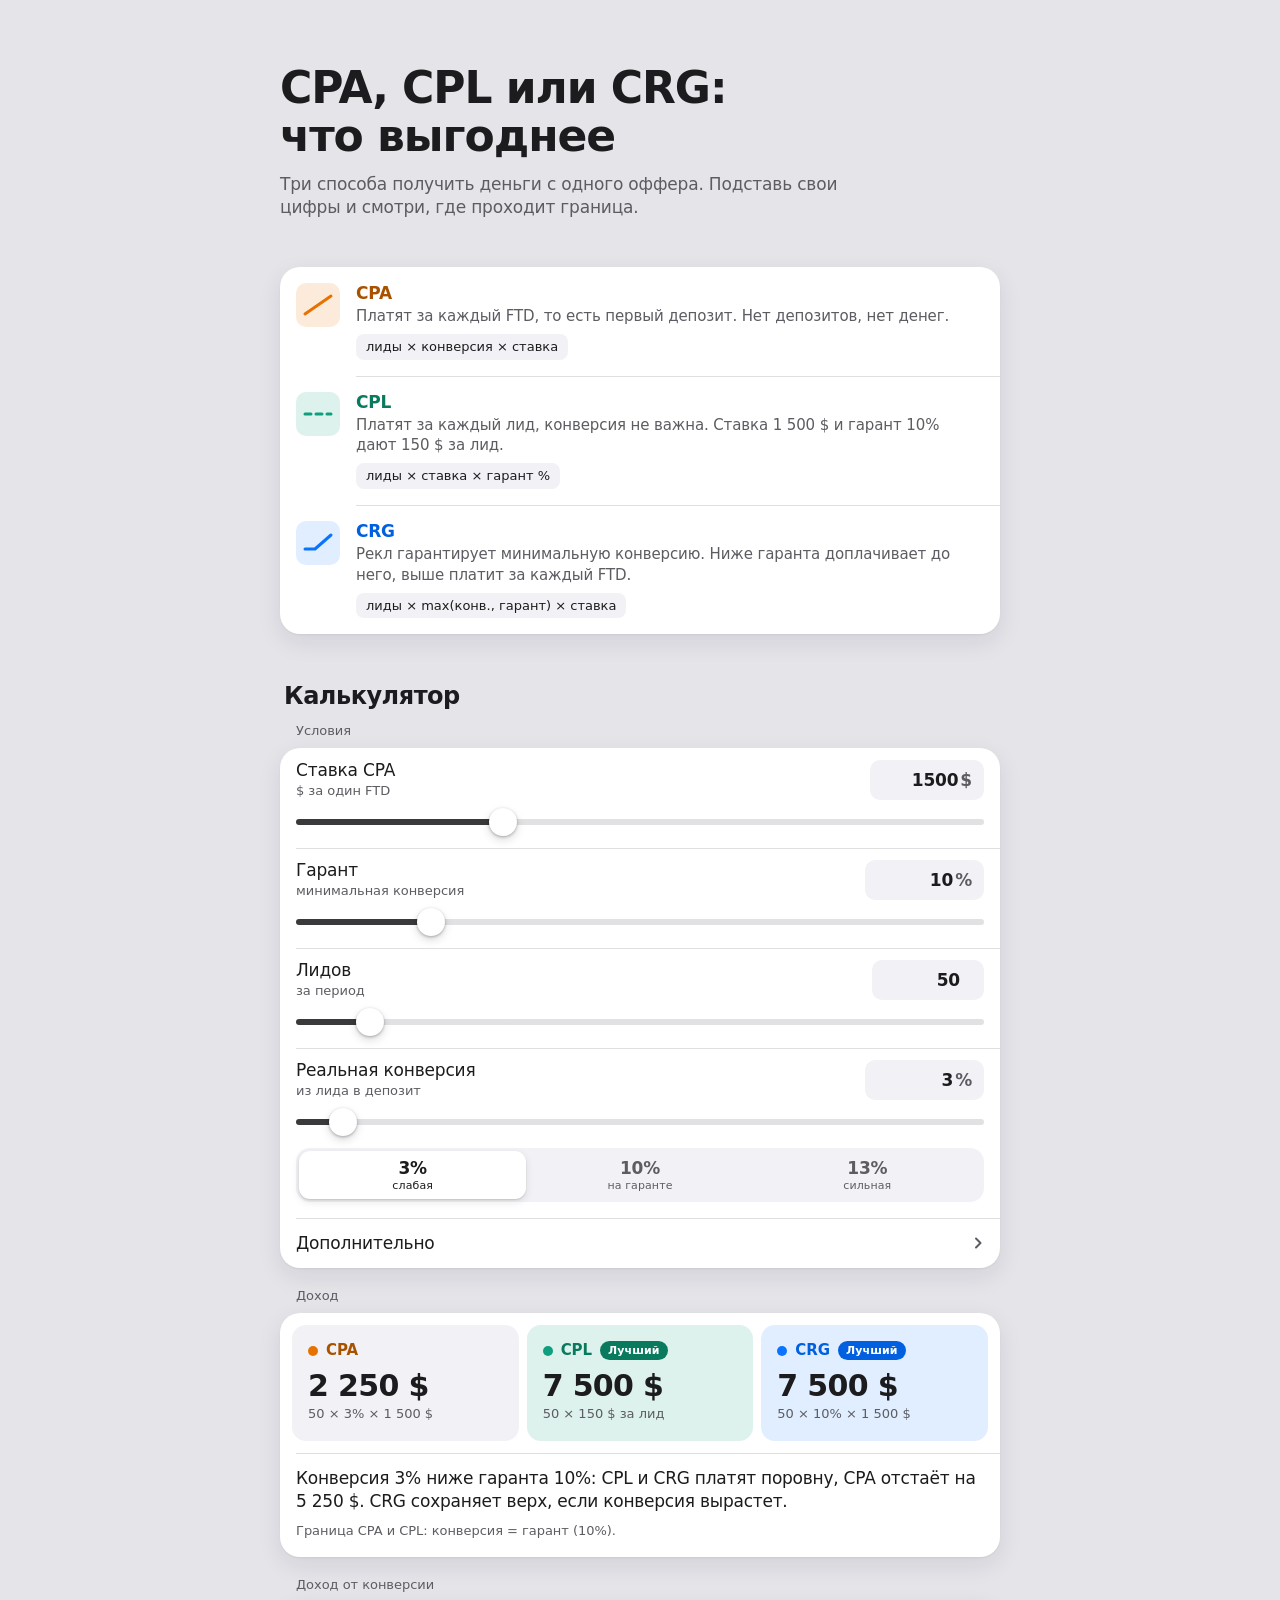
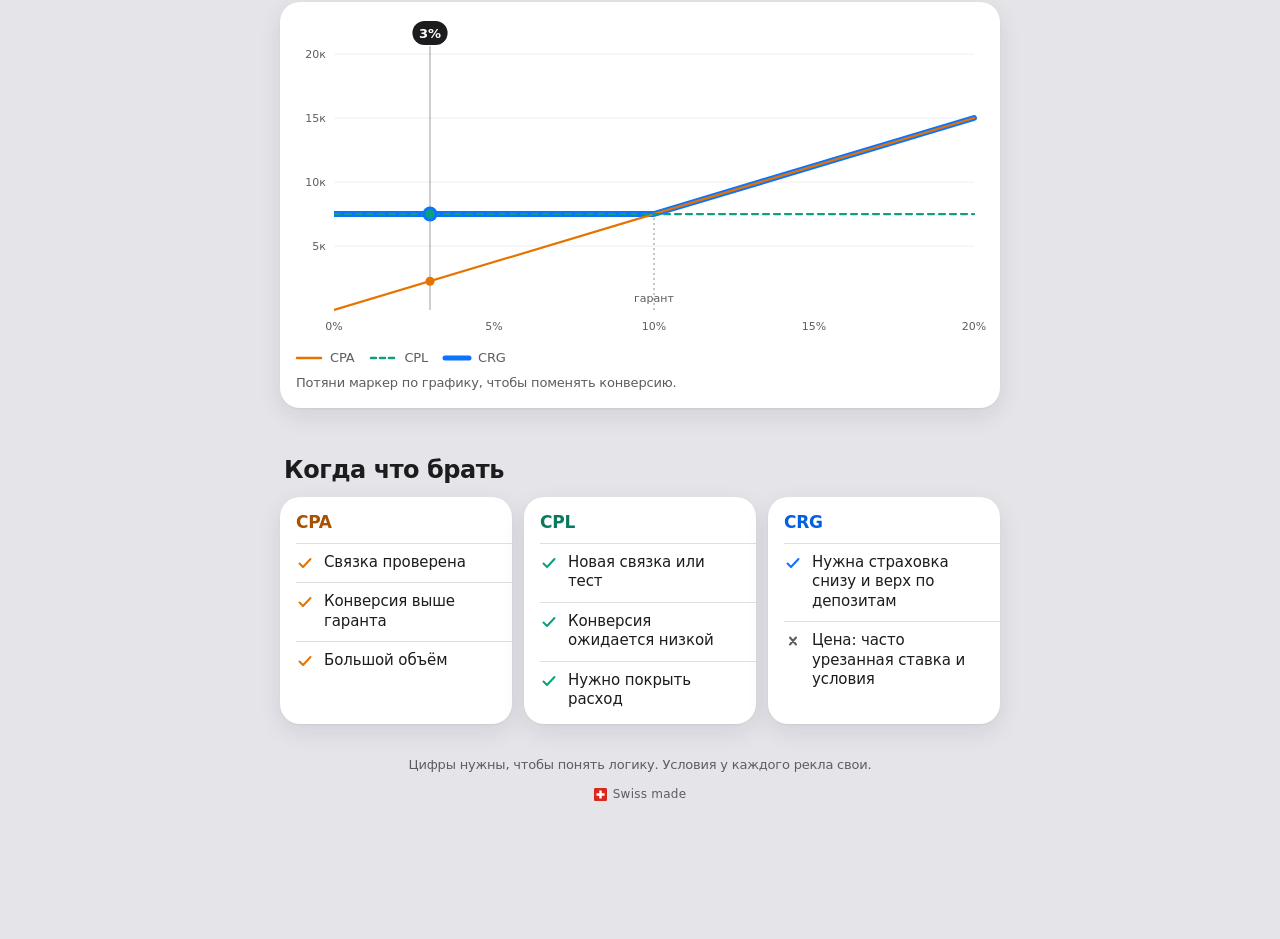
<file: index.html>
<!doctype html>
<html lang="ru">
<head>
<meta charset="utf-8">
<meta name="viewport" content="width=device-width, initial-scale=1, viewport-fit=cover, interactive-widget=resizes-content">
<title>CPA, CPL или CRG: что выгоднее</title>
<meta name="description" content="Интерактивная шпаргалка для баера: как считаются CPA, CPL и CRG и что выгоднее при вашей конверсии.">
<meta name="color-scheme" content="light dark">
<meta name="theme-color" content="#E4E4E9" media="(prefers-color-scheme: light)">
<meta name="theme-color" content="#0B0B0D" media="(prefers-color-scheme: dark)">
<link rel="icon" href="data:image/svg+xml,%3Csvg xmlns='http://www.w3.org/2000/svg' viewBox='0 0 64 64'%3E%3Crect width='64' height='64' rx='15' fill='%231C1C1E'/%3E%3Cpath d='M14 44h14l16-22' fill='none' stroke='%23fff' stroke-width='6' stroke-linecap='round' stroke-linejoin='round'/%3E%3C/svg%3E">
<style>
/* ---------- токены ---------- */
:root{
  color-scheme:light dark;
  --bg:#E4E4E9;            /* фон страницы */
  --surface:#FFFFFF;       /* поверхность */
  --fill:#F2F2F6;          /* поверхность на поверхности */
  --fill-2:#E6E6EB;
  --label:#1C1C1E;
  --label-2:#5C5C62;
  --sep:rgba(60,60,67,.16);
  --hl:rgba(60,60,67,.08);
  --track:rgba(120,120,128,.22);
  --slider:#3A3A3C;
  --thumb-seg:#FFFFFF;
  --focus:#0A74FF;
  --red:#D70015;
  --shadow:0 1px 2px rgba(20,20,40,.05),0 8px 24px rgba(20,20,40,.09);
  --shadow-s:0 1px 2px rgba(0,0,0,.14),0 3px 8px rgba(0,0,0,.10);
  --shadow-knob:0 1px 3px rgba(0,0,0,.28),0 4px 10px rgba(0,0,0,.14);
  --glass:rgba(246,246,250,.74);
  --glass-solid:#F6F6FA;
  --glass-shadow:0 8px 28px rgba(20,20,40,.16),0 2px 6px rgba(20,20,40,.08);

  --cpa:#E67300; --cpa-ink:#A85200; --cpa-soft:rgba(230,115,0,.14); --cpa-on:#FFFFFF;
  --cpl:#0E9F7E; --cpl-ink:#0A7A5F; --cpl-soft:rgba(14,159,126,.14); --cpl-on:#FFFFFF;
  --crg:#0A74FF; --crg-ink:#0060DF; --crg-soft:rgba(10,116,255,.12); --crg-on:#FFFFFF;

  --r-lg:20px; --r-md:14px; --r-sm:10px;
  --ease:cubic-bezier(.32,.72,0,1);
  --font:-apple-system,BlinkMacSystemFont,"SF Pro Text","SF Pro Display",system-ui,"Segoe UI",Roboto,"Helvetica Neue",sans-serif;
}
@media (prefers-color-scheme:dark){
  :root{
    --bg:#0B0B0D; --surface:#1C1C1E; --fill:#2C2C2E; --fill-2:#3A3A3C;
    --label:#F2F2F7; --label-2:#A4A4AC;
    --sep:rgba(84,84,88,.6); --hl:rgba(235,235,245,.09); --track:rgba(120,120,128,.4);
    --slider:#D1D1D6; --thumb-seg:#636366; --focus:#4DA3FF; --red:#FF6961;
    --shadow:0 8px 24px rgba(0,0,0,.45); --shadow-s:0 1px 3px rgba(0,0,0,.45);
    --shadow-knob:0 1px 3px rgba(0,0,0,.5),0 4px 10px rgba(0,0,0,.35);
    --glass:rgba(44,44,46,.68); --glass-solid:#2C2C2E;
    --glass-shadow:0 8px 28px rgba(0,0,0,.55),0 2px 6px rgba(0,0,0,.4);
    --cpa:#FF9F0A; --cpa-ink:#FF9F0A; --cpa-soft:rgba(255,159,10,.18); --cpa-on:#1C1C1E;
    --cpl:#34D399; --cpl-ink:#34D399; --cpl-soft:rgba(52,211,153,.17); --cpl-on:#1C1C1E;
    --crg:#4DA3FF; --crg-ink:#4DA3FF; --crg-soft:rgba(77,163,255,.2); --crg-on:#1C1C1E;
  }
}
/* continuous corners там, где браузер умеет */
@supports (corner-shape:squircle){
  :root{--r-lg:26px;--r-md:18px;--r-sm:12px}
  .card,.tile,.fmt-glyph,.num,.seg,.thumb,.seg button,.formula,.pill,.pi,.when{corner-shape:squircle}
}

/* ---------- база ---------- */
*{box-sizing:border-box;margin:0;padding:0}
html{
  background:var(--bg);
  -webkit-text-size-adjust:100%;
  -webkit-tap-highlight-color:transparent;
  scroll-padding-top:64px;
}
body{
  min-height:100vh;min-height:100dvh;
  background:var(--bg);color:var(--label);
  font:400 17px/1.3 var(--font);
  letter-spacing:-.011em;
  -webkit-font-smoothing:antialiased;
  text-rendering:optimizeLegibility;
}
button,input{font:inherit;color:inherit;letter-spacing:inherit;background:none;border:0;border-radius:0}
button{cursor:pointer;touch-action:manipulation;-webkit-user-select:none;user-select:none;-webkit-touch-callout:none;text-align:inherit}
:focus-visible{outline:2px solid var(--focus);outline-offset:2px}
.num:focus-within{outline:2px solid var(--focus);outline-offset:1px}
input:focus-visible{outline:none}
[hidden]{display:none!important}
.tnum{font-variant-numeric:tabular-nums}

.page{
  max-width:760px;margin:0 auto;
  padding:calc(env(safe-area-inset-top,0px) + 28px) calc(16px + env(safe-area-inset-right,0px)) calc(136px + env(safe-area-inset-bottom,0px)) calc(16px + env(safe-area-inset-left,0px));
}
@media (min-width:720px){.page{padding-top:calc(env(safe-area-inset-top,0px) + 64px);padding-left:20px;padding-right:20px}}

/* ---------- стекло: только слой навигации ---------- */
.glass{
  background:var(--glass);
  -webkit-backdrop-filter:blur(26px) saturate(180%);
  backdrop-filter:blur(26px) saturate(180%);
}
@supports not ((backdrop-filter:blur(1px)) or (-webkit-backdrop-filter:blur(1px))){.glass{background:var(--glass-solid)}}
@media (prefers-reduced-transparency:reduce){.glass{background:var(--glass-solid);-webkit-backdrop-filter:none;backdrop-filter:none}}

.navbar{
  position:fixed;z-index:20;top:0;left:0;right:0;
  height:calc(48px + env(safe-area-inset-top,0px));
  padding-top:env(safe-area-inset-top,0px);
  display:flex;align-items:center;justify-content:center;
  font-size:17px;font-weight:600;
  box-shadow:0 10px 24px rgba(20,20,40,.07);
  opacity:0;transform:translateY(-8px);pointer-events:none;
  transition:opacity .25s var(--ease),transform .35s var(--ease);
}
.navbar.on{opacity:1;transform:none}

/* ---------- заголовок ---------- */
h1{
  font-size:clamp(34px,5.4vw,44px);line-height:1.1;font-weight:700;
  letter-spacing:-.024em;text-wrap:balance;
}
.lead{margin-top:12px;font-size:17px;line-height:1.35;color:var(--label-2);max-width:34em;text-wrap:pretty}
h2{font-size:24px;line-height:1.2;font-weight:700;letter-spacing:-.02em}
.sect{margin-top:48px}
.sect>h2{margin:0 4px 12px}
.cap{margin:20px 16px 8px;font-size:13px;line-height:1.3;color:var(--label-2);letter-spacing:-.003em}
.cap:first-of-type{margin-top:0}

/* ---------- карточка и строки ---------- */
.card{
  background:var(--surface);border-radius:var(--r-lg);box-shadow:var(--shadow);overflow:hidden;
}
.row{position:relative;padding:12px 16px 4px}
.row+.row::before,.sep-top::before{
  content:"";position:absolute;left:16px;right:0;top:0;height:.5px;background:var(--sep);
}
.sep-top{position:relative}

/* ---------- три формата ---------- */
.formats{list-style:none}
.fmt{position:relative;display:flex;gap:16px;padding:16px}
.fmt+.fmt::before{content:"";position:absolute;left:76px;right:0;top:0;height:.5px;background:var(--sep)}
.cpa{--c:var(--cpa);--ink:var(--cpa-ink);--soft:var(--cpa-soft);--on:var(--cpa-on)}
.cpl{--c:var(--cpl);--ink:var(--cpl-ink);--soft:var(--cpl-soft);--on:var(--cpl-on)}
.crg{--c:var(--crg);--ink:var(--crg-ink);--soft:var(--crg-soft);--on:var(--crg-on)}
.fmt-glyph{flex:none;width:44px;height:44px;border-radius:var(--r-sm);background:var(--soft);display:grid;place-items:center}
.fmt-glyph svg{width:30px;height:24px;overflow:visible}
.fmt h3{font-size:17px;line-height:1.25;font-weight:600;color:var(--ink);letter-spacing:-.014em}
.fmt p{margin-top:2px;font-size:15px;line-height:1.35;color:var(--label-2);letter-spacing:-.008em;text-wrap:pretty}
.formula{
  display:inline-block;margin-top:8px;padding:4px 10px;border-radius:8px;background:var(--fill);
  font-size:13px;line-height:1.35;font-variant-numeric:tabular-nums;letter-spacing:0;color:var(--label);
}

/* ---------- поля ---------- */
.rh{display:flex;align-items:center;justify-content:space-between;gap:12px}
.rh label{display:block;min-width:0;cursor:pointer}
.rh .t{display:block;font-size:17px;line-height:1.25;font-weight:500}
.rh .h{display:block;margin-top:1px;font-size:13px;line-height:1.3;color:var(--label-2);letter-spacing:-.003em}
.num{
  flex:none;display:flex;align-items:center;gap:2px;height:40px;padding:0 12px;border-radius:var(--r-sm);
  background:var(--fill);
}
.num input{
  width:76px;height:100%;text-align:right;font-size:17px;font-weight:600;
  font-variant-numeric:tabular-nums;-webkit-appearance:none;appearance:none;
}
.num .u{font-size:17px;font-weight:600;color:var(--label-2);min-width:10px}

.rng{
  --p:.5;
  -webkit-appearance:none;appearance:none;display:block;width:100%;height:44px;margin:0;background:transparent;
  touch-action:pan-y;cursor:pointer;
}
.rng:focus-visible{outline-offset:-4px;border-radius:12px}
.rng::-webkit-slider-runnable-track{
  height:6px;border-radius:3px;
  background:linear-gradient(to right,var(--slider) calc(var(--p)*(100% - 28px) + 14px),var(--track) 0);
}
.rng::-webkit-slider-thumb{
  -webkit-appearance:none;appearance:none;width:28px;height:28px;margin-top:-11px;border-radius:50%;
  background:#fff;box-shadow:var(--shadow-knob);
  transition:transform .28s var(--ease);
}
.rng:active::-webkit-slider-thumb{transform:scale(1.12)}
.rng::-moz-range-track{height:6px;border-radius:3px;background:var(--track)}
.rng::-moz-range-progress{height:6px;border-radius:3px;background:var(--slider)}
.rng::-moz-range-thumb{width:28px;height:28px;border:0;border-radius:50%;background:#fff;box-shadow:var(--shadow-knob)}

/* сегменты быстрых значений */
.seg{position:relative;display:flex;margin:4px 0 12px;padding:3px;border-radius:var(--r-md);background:var(--fill)}
.thumb{
  position:absolute;top:3px;bottom:3px;left:3px;width:calc((100% - 6px)/3);border-radius:calc(var(--r-md) - 3px);
  background:var(--thumb-seg);box-shadow:var(--shadow-s);will-change:transform;
  transition:opacity .2s ease-out;
}
.seg button{
  position:relative;flex:1;display:flex;flex-direction:column;align-items:center;gap:1px;padding:7px 4px 6px;
  border-radius:calc(var(--r-md) - 3px);color:var(--label-2);
  transition:transform .15s var(--ease);
}
.seg button:active{transform:scale(.97)}
.seg button b{font-size:17px;line-height:1.2;font-weight:600;font-variant-numeric:tabular-nums;color:var(--label-2);transition:color .2s}
.seg button span{font-size:11px;line-height:1.2;letter-spacing:.01em}
.seg button[aria-pressed=true] b{color:var(--label)}
.seg button[aria-pressed=true] span{color:var(--label)}

/* дополнительно */
.adv-btn{
  position:relative;display:flex;align-items:center;justify-content:space-between;width:100%;
  padding:14px 16px;font-size:17px;font-weight:500;
  transition:background .15s;
}
.adv-btn::before{content:"";position:absolute;left:16px;right:0;top:0;height:.5px;background:var(--sep)}
.adv-btn:active{background:var(--hl)}
.chev{width:12px;height:12px;color:var(--label-2);transition:transform .45s var(--ease)}
.adv-btn[aria-expanded=true] .chev{transform:rotate(90deg)}
.adv-panel{display:grid;grid-template-rows:0fr;transition:grid-template-rows .5s var(--ease)}
.adv-panel.open{grid-template-rows:1fr}
.adv-in{overflow:hidden;min-height:0}
.adv-in .row:first-child::before{display:block}

/* ---------- результат ---------- */
.res{padding:12px;display:grid;gap:8px}
.tile{
  display:grid;grid-template-columns:1fr auto;grid-template-areas:"th tv" "tc tv" "tp tp";
  column-gap:12px;align-items:center;
  padding:12px 16px;border-radius:var(--r-md);background:var(--fill);
  transition:background .35s var(--ease);
}
.tile.best{background:var(--soft)}
.th{grid-area:th;display:flex;align-items:center;gap:8px;min-height:24px}
.dot{width:10px;height:10px;border-radius:50%;background:var(--c);flex:none;display:inline-block}
.tn{font-size:15px;font-weight:600;color:var(--ink);letter-spacing:-.006em}
.badge{
  font-size:11px;line-height:1;font-weight:600;letter-spacing:.01em;padding:4px 8px;border-radius:999px;
  background:var(--ink);color:var(--on);
  opacity:0;transform:scale(.85);transform-origin:left center;
  transition:opacity .25s var(--ease),transform .4s var(--ease);
}
.tile.best .badge{opacity:1;transform:none}
.tv{grid-area:tv;justify-self:end;font-size:26px;line-height:1.15;font-weight:700;letter-spacing:-.022em;font-variant-numeric:tabular-nums;white-space:nowrap}
.tc{grid-area:tc;font-size:13px;line-height:1.35;color:var(--label-2);font-variant-numeric:tabular-nums;letter-spacing:0}
.tp{grid-area:tp;margin-top:6px;font-size:13px;line-height:1.35;color:var(--label-2);font-variant-numeric:tabular-nums;letter-spacing:0}
.tp b{font-weight:600;color:var(--label)}
.tp b.neg{color:var(--red)}
@media (min-width:640px){
  .res{grid-template-columns:repeat(3,1fr)}
  .tile{grid-template-columns:1fr;grid-template-areas:"th" "tv" "tc" "tp";padding:14px 16px 16px;row-gap:2px;align-items:start}
  .tv{justify-self:start;font-size:30px;margin-top:4px}
}
.say{padding:14px 16px 4px;font-size:17px;line-height:1.35;font-weight:400;letter-spacing:-.014em;text-wrap:pretty}
.edge{padding:6px 16px 16px;font-size:13px;line-height:1.4;color:var(--label-2);letter-spacing:-.003em}
.edge b{font-weight:600;color:var(--label)}

/* ---------- график ---------- */
.chart-card{padding:16px 12px 12px}
.chart{position:relative;width:100%}
.chart svg{display:block;width:100%;touch-action:pan-y;-webkit-user-select:none;user-select:none;cursor:grab;overflow:hidden;border-radius:var(--r-sm)}
.chart svg:active{cursor:grabbing}
.chart svg:focus-visible{outline-offset:0}
.chart text{font-family:var(--font);font-size:11px;fill:var(--label-2);font-variant-numeric:tabular-nums;letter-spacing:0}
.chart .gl{stroke:var(--sep);stroke-width:.5}
.legend{display:flex;flex-wrap:wrap;gap:4px 16px;padding:12px 4px 0;font-size:13px;color:var(--label-2)}
.legend span{display:inline-flex;align-items:center;gap:8px}
.legend svg{width:26px;height:10px;overflow:visible}
.hint{padding:8px 4px 4px;font-size:13px;line-height:1.35;color:var(--label-2)}

/* ---------- когда что брать ---------- */
.when-grid{display:grid;gap:12px;grid-template-columns:1fr}
@media (min-width:720px){.when-grid{grid-template-columns:repeat(3,1fr)}}
.when{background:var(--surface);border-radius:var(--r-lg);box-shadow:var(--shadow);overflow:hidden}
.when h3{display:flex;align-items:center;gap:8px;padding:14px 16px 10px;font-size:17px;font-weight:700;color:var(--ink);letter-spacing:-.016em}
.when ul{list-style:none}
.when li{position:relative;display:flex;gap:10px;align-items:flex-start;padding:10px 16px;font-size:15px;line-height:1.3;letter-spacing:-.008em}
.when li::before{content:"";position:absolute;left:16px;right:0;top:0;height:.5px;background:var(--sep)}
.when li svg{flex:none;width:18px;height:18px;margin-top:1px;color:var(--c)}
.when li:last-child{padding-bottom:14px}

footer{margin:32px 16px 0;font-size:13px;line-height:1.4;color:var(--label-2);text-align:center;text-wrap:balance}
.swiss{display:flex;align-items:center;justify-content:center;gap:6px;margin-top:12px;font-size:12px;letter-spacing:.02em}
.swiss svg{flex:none;display:block}

/* ---------- плавающая сводка ---------- */
.pill{
  position:fixed;z-index:20;left:50%;bottom:calc(12px + env(safe-area-inset-bottom,0px));
  width:min(calc(100% - 24px),520px);padding:6px;border-radius:26px;box-shadow:var(--glass-shadow);
  display:grid;grid-template-columns:repeat(3,1fr);gap:4px;
  transform:translate(-50%,calc(100% + 40px));opacity:0;pointer-events:none;
  transition:transform .5s var(--ease),opacity .25s ease-out;
}
.pill.on{transform:translate(-50%,0);opacity:1}
.pi{display:flex;flex-direction:column;align-items:center;gap:1px;padding:6px 4px 7px;border-radius:20px;transition:background .3s var(--ease)}
.pi.best{background:var(--soft)}
.pl{display:inline-flex;align-items:center;gap:6px;font-size:11px;line-height:1.2;font-weight:600;color:var(--label-2);letter-spacing:.01em}
.pl .dot{width:8px;height:8px}
.pi.best .pl{color:var(--ink)}
.pv{font-size:17px;line-height:1.2;font-weight:700;font-variant-numeric:tabular-nums;letter-spacing:-.014em;white-space:nowrap}

/* ---------- появление при прокрутке ---------- */
.js .rv{opacity:0;transform:translateY(14px)}
.js .rv.in{opacity:1;transform:none;transition:opacity .55s ease-out,transform .7s var(--ease)}

/* ---------- hover только для мыши ---------- */
@media (hover:hover) and (pointer:fine){
  .adv-btn:hover{background:var(--hl)}
  .seg button:hover b{color:var(--label)}
}

@media (prefers-reduced-motion:reduce){
  *,*::before,*::after{transition:none!important;animation:none!important}
  .js .rv{opacity:1;transform:none}
  .navbar{transform:none}
  .pill,.pill.on{transform:translate(-50%,0)}
}
</style>
</head>
<body>

<div class="navbar glass" id="navbar" aria-hidden="true">CPA, CPL или CRG</div>

<main class="page">

  <header class="rv">
    <h1>CPA, CPL или CRG: что выгоднее</h1>
    <p class="lead">Три способа получить деньги с одного оффера. Подставь свои цифры и смотри, где проходит граница.</p>
  </header>

  <section class="sect rv" aria-label="Три формата оплаты">
    <div class="card">
      <ul class="formats">
        <li class="fmt cpa">
          <div class="fmt-glyph" aria-hidden="true">
            <svg viewBox="0 0 30 24"><path d="M2 21L28 3" fill="none" stroke="var(--c)" stroke-width="3" stroke-linecap="round"/></svg>
          </div>
          <div>
            <h3>CPA</h3>
            <p>Платят за каждый FTD, то есть первый депозит. Нет депозитов, нет денег.</p>
            <span class="formula">лиды × конверсия × ставка</span>
          </div>
        </li>
        <li class="fmt cpl">
          <div class="fmt-glyph" aria-hidden="true">
            <svg viewBox="0 0 30 24"><path d="M2 12H28" fill="none" stroke="var(--c)" stroke-width="3" stroke-linecap="round" stroke-dasharray="6 5"/></svg>
          </div>
          <div>
            <h3>CPL</h3>
            <p>Платят за каждый лид, конверсия не важна. Ставка 1 500&nbsp;$ и гарант 10% дают 150&nbsp;$ за лид.</p>
            <span class="formula">лиды × ставка × гарант %</span>
          </div>
        </li>
        <li class="fmt crg">
          <div class="fmt-glyph" aria-hidden="true">
            <svg viewBox="0 0 30 24"><path d="M2 18H12L28 4" fill="none" stroke="var(--c)" stroke-width="3" stroke-linecap="round" stroke-linejoin="round"/></svg>
          </div>
          <div>
            <h3>CRG</h3>
            <p>Рекл гарантирует минимальную конверсию. Ниже гаранта доплачивает до него, выше платит за каждый FTD.</p>
            <span class="formula">лиды × max(конв., гарант) × ставка</span>
          </div>
        </li>
      </ul>
    </div>
  </section>

  <section class="sect" id="calc" aria-labelledby="calc-h">
    <h2 id="calc-h" class="rv">Калькулятор</h2>

    <p class="cap rv">Условия</p>
    <div class="card rv" id="inputs">
      <div id="rows-main"></div>
      <button class="adv-btn" id="adv-btn" type="button" aria-expanded="false" aria-controls="adv-panel">
        <span>Дополнительно</span>
        <svg class="chev" viewBox="0 0 12 12" aria-hidden="true"><path d="M4 1.5L8.5 6 4 10.5" fill="none" stroke="currentColor" stroke-width="2" stroke-linecap="round" stroke-linejoin="round"/></svg>
      </button>
      <div class="adv-panel" id="adv-panel" inert>
        <div class="adv-in"><div id="rows-adv"></div></div>
      </div>
    </div>

    <p class="cap rv">Доход</p>
    <div class="card rv" id="results">
      <div class="res">
        <div class="tile cpa" id="t-cpa">
          <div class="th"><i class="dot"></i><span class="tn">CPA</span><span class="badge">Лучший</span></div>
          <div class="tv" id="v-cpa">0&nbsp;$</div>
          <div class="tc" id="c-cpa"></div>
          <div class="tp" id="p-cpa" hidden></div>
        </div>
        <div class="tile cpl" id="t-cpl">
          <div class="th"><i class="dot"></i><span class="tn">CPL</span><span class="badge">Лучший</span></div>
          <div class="tv" id="v-cpl">0&nbsp;$</div>
          <div class="tc" id="c-cpl"></div>
          <div class="tp" id="p-cpl" hidden></div>
        </div>
        <div class="tile crg" id="t-crg">
          <div class="th"><i class="dot"></i><span class="tn">CRG</span><span class="badge">Лучший</span></div>
          <div class="tv" id="v-crg">0&nbsp;$</div>
          <div class="tc" id="c-crg"></div>
          <div class="tp" id="p-crg" hidden></div>
        </div>
      </div>
      <p class="say sep-top" id="say" aria-live="polite"></p>
      <p class="edge" id="edge"></p>
    </div>

    <p class="cap rv">Доход от конверсии</p>
    <div class="card chart-card rv">
      <div class="chart" id="chart"></div>
      <div class="legend" aria-hidden="true">
        <span><svg viewBox="0 0 26 10"><path d="M1 5H25" stroke="var(--cpa)" stroke-width="2.5" stroke-linecap="round"/></svg>CPA</span>
        <span><svg viewBox="0 0 26 10"><path d="M1 5H25" stroke="var(--cpl)" stroke-width="2.5" stroke-linecap="round" stroke-dasharray="5 4"/></svg>CPL</span>
        <span><svg viewBox="0 0 26 10"><path d="M1 5H25" stroke="var(--crg)" stroke-width="5" stroke-linecap="round"/></svg>CRG</span>
      </div>
      <p class="hint">Потяни маркер по графику, чтобы поменять конверсию.</p>
    </div>
  </section>

  <section class="sect" aria-labelledby="when-h">
    <h2 id="when-h" class="rv">Когда что брать</h2>
    <div class="when-grid">
      <div class="when cpa rv">
        <h3>CPA</h3>
        <ul>
          <li><svg viewBox="0 0 18 18" aria-hidden="true"><path d="M3.5 9.5l3.5 3.5 7.5-8" fill="none" stroke="currentColor" stroke-width="2" stroke-linecap="round" stroke-linejoin="round"/></svg>Связка проверена</li>
          <li><svg viewBox="0 0 18 18" aria-hidden="true"><path d="M3.5 9.5l3.5 3.5 7.5-8" fill="none" stroke="currentColor" stroke-width="2" stroke-linecap="round" stroke-linejoin="round"/></svg>Конверсия выше гаранта</li>
          <li><svg viewBox="0 0 18 18" aria-hidden="true"><path d="M3.5 9.5l3.5 3.5 7.5-8" fill="none" stroke="currentColor" stroke-width="2" stroke-linecap="round" stroke-linejoin="round"/></svg>Большой объём</li>
        </ul>
      </div>
      <div class="when cpl rv">
        <h3>CPL</h3>
        <ul>
          <li><svg viewBox="0 0 18 18" aria-hidden="true"><path d="M3.5 9.5l3.5 3.5 7.5-8" fill="none" stroke="currentColor" stroke-width="2" stroke-linecap="round" stroke-linejoin="round"/></svg>Новая связка или тест</li>
          <li><svg viewBox="0 0 18 18" aria-hidden="true"><path d="M3.5 9.5l3.5 3.5 7.5-8" fill="none" stroke="currentColor" stroke-width="2" stroke-linecap="round" stroke-linejoin="round"/></svg>Конверсия ожидается низкой</li>
          <li><svg viewBox="0 0 18 18" aria-hidden="true"><path d="M3.5 9.5l3.5 3.5 7.5-8" fill="none" stroke="currentColor" stroke-width="2" stroke-linecap="round" stroke-linejoin="round"/></svg>Нужно покрыть расход</li>
        </ul>
      </div>
      <div class="when crg rv">
        <h3>CRG</h3>
        <ul>
          <li><svg viewBox="0 0 18 18" aria-hidden="true"><path d="M3.5 9.5l3.5 3.5 7.5-8" fill="none" stroke="currentColor" stroke-width="2" stroke-linecap="round" stroke-linejoin="round"/></svg>Нужна страховка снизу и верх по депозитам</li>
          <li><svg viewBox="0 0 18 18" aria-hidden="true"><path d="M12 5.5l-6 7M6 5.5l6 7" fill="none" stroke="var(--label-2)" stroke-width="2" stroke-linecap="round"/></svg>Цена: часто урезанная ставка и условия</li>
        </ul>
      </div>
    </div>
  </section>

  <footer class="rv">
    <p>Цифры нужны, чтобы понять логику. Условия у каждого рекла свои.</p>
    <p class="swiss">
      <svg viewBox="0 0 32 32" width="13" height="13" role="img" aria-label="Флаг Швейцарии"><rect width="32" height="32" rx="3" fill="#DA291C"/><path d="M13 6h6v7h7v6h-7v7h-6v-7H6v-6h7z" fill="#fff"/></svg>
      <span>Swiss made</span>
    </p>
  </footer>
</main>

<div class="pill glass" id="pill" aria-hidden="true" inert>
  <div class="pi cpa" id="pi-cpa"><span class="pl"><i class="dot"></i>CPA</span><span class="pv" id="pv-cpa"></span></div>
  <div class="pi cpl" id="pi-cpl"><span class="pl"><i class="dot"></i>CPL</span><span class="pv" id="pv-cpl"></span></div>
  <div class="pi crg" id="pi-crg"><span class="pl"><i class="dot"></i>CRG</span><span class="pv" id="pv-crg"></span></div>
</div>

<script>
(function(){
'use strict';
var root=document.documentElement;
root.classList.add('js');
var RM=window.matchMedia('(prefers-reduced-motion: reduce)');
var NB=' ';
function $(s,r){return (r||document).querySelector(s)}
function $$(s,r){return Array.prototype.slice.call((r||document).querySelectorAll(s))}
function clamp(v,a,b){return Math.min(b,Math.max(a,v))}

/* ---------- форматирование ---------- */
var nf0=new Intl.NumberFormat('ru-RU',{maximumFractionDigits:0});
var nf1=new Intl.NumberFormat('ru-RU',{maximumFractionDigits:1});
var nf2=new Intl.NumberFormat('ru-RU',{maximumFractionDigits:2});
function money(v){return (v<-0.5?'−':'')+nf0.format(Math.round(Math.abs(v)))+NB+'$'}
function money2(v){return nf2.format(v)+NB+'$'}
function pc(v){return nf2.format(v)+'%'}
function num(v){return nf2.format(v)}
function inText(v){return String(+v.toFixed(2)).replace('.',',')}

/* ---------- пружина: интерруптируемая, стартует с текущего значения ---------- */
function Spring(x,eps,resp,zeta){
  this.x=x;this.t=x;this.v=0;this.eps=eps||.001;
  var r=resp||.35;this.k=Math.pow(2*Math.PI/r,2);this.c=2*(zeta==null?1:zeta)*Math.sqrt(this.k);
}
Spring.prototype.to=function(t,instant){this.t=t;if(instant||RM.matches){this.x=t;this.v=0}};
Spring.prototype.done=function(){return Math.abs(this.x-this.t)<this.eps&&Math.abs(this.v)<this.eps*8};
Spring.prototype.step=function(dt){
  var n=Math.max(1,Math.ceil(dt*120)),h=dt/n,i,a;
  for(i=0;i<n;i++){a=-this.k*(this.x-this.t)-this.c*this.v;this.v+=a*h;this.x+=this.v*h}
};
var springs=[];
function sp(x,eps,resp,zeta){var s=new Spring(x,eps,resp,zeta);springs.push(s);return s}

var raf=0,last=0;
function kick(){if(!raf){last=performance.now();raf=requestAnimationFrame(tick)}}
function tick(now){
  var dt=Math.min(.05,Math.max(.001,(now-last)/1000));last=now;
  var busy=false;
  springs.forEach(function(s){
    if(s.done()){s.x=s.t;s.v=0;return}
    s.step(dt);
    if(s.done()){s.x=s.t;s.v=0}else busy=true;
  });
  render();
  raf=0;
  if(busy){raf=requestAnimationFrame(tick)}
}

/* ---------- модель ---------- */
var P={rate:1500,g:10,n:50,conv:3,disc:0,cost:0};
var F=[
  {k:'rate',t:'Ставка CPA',h:'$ за один FTD',u:'$',min:50,max:5000,step:50,lo:0,hi:1e6,mode:'numeric',dp:0,adv:0},
  {k:'g',t:'Гарант',h:'минимальная конверсия',u:'%',min:1,max:50,step:.5,lo:.5,hi:100,mode:'decimal',dp:2,adv:0},
  {k:'n',t:'Лидов',h:'за период',u:'',min:5,max:500,step:5,lo:0,hi:1e6,mode:'numeric',dp:0,adv:0},
  {k:'conv',t:'Реальная конверсия',h:'из лида в депозит',u:'%',min:0,max:60,step:.5,lo:0,hi:100,mode:'decimal',dp:2,adv:0},
  {k:'disc',t:'Скидка к ставке в CRG',h:'ставку в CRG часто режут',u:'%',min:0,max:50,step:1,lo:0,hi:100,mode:'decimal',dp:2,adv:1},
  {k:'cost',t:'Расход на один лид',h:'покажем профит после трафика',u:'$',min:0,max:300,step:1,lo:0,hi:1e5,mode:'decimal',dp:2,adv:1}
];
var FK={};F.forEach(function(f){FK[f.k]=f});
var K=['cpa','cpl','crg'];

function calc(p){
  var n=p.n,r=p.rate,c=p.conv/100,g=p.g/100,d=p.disc/100;
  return {cpa:n*c*r, cpl:n*r*g, crg:n*Math.max(c,g)*r*(1-d)};
}

/* ---------- построение полей ---------- */
function rowHTML(f){
  return '<div class="row" data-k="'+f.k+'">'+
    '<div class="rh"><label for="n-'+f.k+'"><span class="t">'+f.t+'</span><span class="h">'+f.h+'</span></label>'+
    '<div class="num"><input id="n-'+f.k+'" type="text" inputmode="'+f.mode+'" enterkeyhint="done" autocomplete="off" autocorrect="off" spellcheck="false">'+
    '<span class="u" aria-hidden="true">'+f.u+'</span></div></div>'+
    '<input class="rng" id="r-'+f.k+'" type="range" min="'+f.min+'" max="'+f.max+'" step="'+f.step+'" aria-label="'+f.t+'">'+
    (f.k==='conv'?'<div class="seg" id="seg" role="group" aria-label="Быстрые значения конверсии"><i class="thumb" id="seg-thumb"></i>'+
      ['слабая','на гаранте','сильная'].map(function(l,i){return '<button type="button" data-i="'+i+'" aria-pressed="false"><b></b><span>'+l+'</span></button>'}).join('')+'</div>':'')+
    '</div>';
}
$('#rows-main').innerHTML=F.filter(function(f){return !f.adv}).map(rowHTML).join('');
$('#rows-adv').innerHTML=F.filter(function(f){return f.adv}).map(rowHTML).join('');

var NI={},RG={};
F.forEach(function(f){NI[f.k]=$('#n-'+f.k);RG[f.k]=$('#r-'+f.k)});

/* ---------- пружины ---------- */
var sInc={cpa:sp(0,.05,.38),cpl:sp(0,.05,.38),crg:sp(0,.05,.38)};
var sC={
  rate:sp(P.rate,.05,.34),g:sp(P.g,.002,.34),n:sp(P.n,.01,.34),disc:sp(P.disc,.002,.34),
  conv:sp(P.conv,.002,.2),xmax:sp(20,.01,.4),ymax:sp(1,.5,.4)
};
var sThumb=sp(0,.002,.38,.88);

var meta={stepY:1,cntY:4,stepX:5,xmaxT:20};
var chartDrag=false,lockX=null;

/* ---------- установка значений ---------- */
function normalize(k,v){
  var f=FK[k];v=clamp(v,f.lo,f.hi);
  return f.dp?Math.round(v*100)/100:Math.round(v);
}
function setPct(k){
  var f=FK[k],r=RG[k];r.style.setProperty('--p',clamp((P[k]-f.min)/(f.max-f.min),0,1));
}
function setP(k,v,src){
  v=normalize(k,v);
  if(v===P[k]&&src!=='init')return;
  P[k]=v;
  RG[k].value=v;setPct(k);
  if(src!=='input')NI[k].value=inText(v);
  update(src);
}

function niceStep(x){
  var e=Math.pow(10,Math.floor(Math.log10(x))),m=x/e,s=m<=1?1:m<=2?2:m<=2.5?2.5:m<=5?5:10;
  return s*e;
}
function xmaxTarget(){
  var base=Math.max(20,Math.ceil(P.g*2/5)*5);
  if(chartDrag&&lockX!=null)return lockX;
  return Math.min(100,Math.max(base,Math.ceil(P.conv*1.1/5)*5));
}
function qvals(){
  var r=function(x){return clamp(Math.round(x*2)/2,0,100)};
  return [r(P.g*.3),r(P.g),r(P.g*1.3)];
}

function update(src){
  var inc=calc(P),i;
  K.forEach(function(k){sInc[k].to(inc[k]);$('#v-'+k).dataset.v=String(Math.round(inc[k]*100)/100)});

  /* график */
  var xm=xmaxTarget();meta.xmaxT=xm;
  meta.stepX=xm<=20?5:xm<=40?10:xm<=80?20:25;
  var top=Math.max(P.n*P.rate*xm/100,inc.cpl,P.n*P.rate*xm/100*(1-P.disc/100))*1.06;
  var sy=niceStep(Math.max(top,4)/4);
  meta.stepY=sy;meta.cntY=Math.min(6,Math.max(1,Math.ceil(top/sy-1e-9)));
  var inst=(src==='slider'||src==='chart');
  sC.rate.to(P.rate);sC.g.to(P.g);sC.n.to(P.n);sC.disc.to(P.disc);
  sC.conv.to(P.conv,inst);
  sC.xmax.to(xm);sC.ymax.to(sy*meta.cntY);

  /* быстрые значения: считаются от гаранта */
  var q=qvals(),match=-1;
  $$('#seg button').forEach(function(b,j){
    $('b',b).textContent=pc(q[j]);
    var on=Math.abs(q[j]-P.conv)<1e-9;b.setAttribute('aria-pressed',on?'true':'false');
    if(on)match=j;
  });
  if(match>=0){sThumb.to(match);$('#seg-thumb').style.opacity=1}
  else $('#seg-thumb').style.opacity=0;

  /* строки расчёта */
  var rateCrg=P.rate*(1-P.disc/100);
  $('#c-cpa').textContent=num(P.n)+' × '+pc(P.conv)+' × '+money2(P.rate);
  $('#c-cpl').textContent=num(P.n)+' × '+money2(P.rate*P.g/100)+' за лид';
  $('#c-crg').textContent=num(P.n)+' × '+pc(Math.max(P.conv,P.g))+' × '+money2(rateCrg);

  /* лучший (при равенстве помечаем всех равных) */
  var mx=Math.max(inc.cpa,inc.cpl,inc.crg);
  var win=K.filter(function(k){return mx-inc[k]<=0.005});
  K.forEach(function(k){
    var b=win.indexOf(k)>=0;
    $('#t-'+k).classList.toggle('best',b);$('#pi-'+k).classList.toggle('best',b);
  });
  $('#say').textContent=verdict(inc,win);
  $('#edge').innerHTML='Граница CPA и CPL: конверсия = гарант ('+pc(P.g)+').';

  var chartEl=$('#chart svg');
  if(chartEl){
    chartEl.setAttribute('aria-valuenow',P.conv);chartEl.setAttribute('aria-valuetext','Конверсия '+pc(P.conv));
    $('#bub-t').textContent=pc(P.conv);
  }
  kick();
}

function verdict(inc,win){
  var c=pc(P.conv),g=pc(P.g),mx=Math.max(inc.cpa,inc.cpl,inc.crg);
  if(mx<=0)return 'При таких условиях доход нулевой.';
  if(win.length===3)return 'Конверсия ровно на гарант ('+g+'): все три формата платят одинаково.';
  var rest=Math.max.apply(null,K.filter(function(k){return win.indexOf(k)<0}).map(function(k){return inc[k]}));
  var gap=money(mx-rest),key=win.join('+');
  switch(key){
    case 'cpa':return 'CPA впереди на '+gap+': конверсия '+c+' выше гаранта '+g+', а в CRG ставка урезана.';
    case 'cpl':return 'CPL впереди на '+gap+': конверсия '+c+' ниже гаранта '+g+', а в CRG ставка урезана.';
    case 'crg':return 'CRG впереди на '+gap+'.';
    case 'cpl+crg':return 'Конверсия '+c+' ниже гаранта '+g+': CPL и CRG платят поровну, CPA отстаёт на '+gap+'. CRG сохраняет верх, если конверсия вырастет.';
    case 'cpa+crg':return 'Конверсия '+c+' выше гаранта '+g+': CPA и CRG платят поровну. Страховка снизу пока не нужна, но защитит, если конверсия упадёт.';
    case 'cpa+cpl':return 'На гаранте CPA и CPL равны, а CRG уступает из-за урезанной ставки.';
  }
  return '';
}

/* ---------- привязка полей ---------- */
F.forEach(function(f){
  var k=f.k;
  RG[k].addEventListener('input',function(){setP(k,parseFloat(RG[k].value),'slider')});
  NI[k].addEventListener('input',function(){
    var s=NI[k].value.replace(/[\s ]/g,'').replace(',','.');
    if(s===''||!/^\d*\.?\d*$/.test(s)||s==='.')return;
    setP(k,parseFloat(s),'input');
  });
  NI[k].addEventListener('blur',function(){NI[k].value=inText(P[k])});
  NI[k].addEventListener('keydown',function(e){if(e.key==='Enter')NI[k].blur()});
  NI[k].addEventListener('focus',function(){var el=NI[k];setTimeout(function(){try{el.select()}catch(e){}},0)});
});
$$('#seg button').forEach(function(b){
  b.addEventListener('click',function(){setP('conv',qvals()[+b.dataset.i],'chip')});
});

/* дополнительно */
var advBtn=$('#adv-btn'),advPanel=$('#adv-panel');
advBtn.addEventListener('click',function(){
  var open=advBtn.getAttribute('aria-expanded')!=='true';
  advBtn.setAttribute('aria-expanded',open);
  advPanel.classList.toggle('open',open);
  if(open)advPanel.removeAttribute('inert');else advPanel.setAttribute('inert','');
});

/* ---------- график ---------- */
var NS='http://www.w3.org/2000/svg';
function el(n,a,p){var e=document.createElementNS(NS,n);for(var k in a)e.setAttribute(k,a[k]);if(p)p.appendChild(e);return e}
var host=$('#chart');
var C={W:340,H:220,pl:42,pr:14,pt:36,pb:28};
var svg=el('svg',{role:'slider',tabindex:'0','aria-label':'Конверсия, перетащи по графику','aria-valuemin':0,'aria-valuemax':100,'aria-valuenow':P.conv});
host.appendChild(svg);
var defs=el('defs',{},svg),clipR=el('rect',{},el('clipPath',{id:'plotclip'},defs));
var gGrid=el('g',{},svg),gX=el('g',{},svg);
var yT=[],xT=[],i0;
for(i0=0;i0<6;i0++){yT.push({l:el('line',{'class':'gl'},gGrid),t:el('text',{'text-anchor':'end'},gGrid)})}
for(i0=0;i0<8;i0++){xT.push(el('text',{'text-anchor':'middle'},gX))}
var gPlot=el('g',{'clip-path':'url(#plotclip)'},svg);
var gLine=el('line',{stroke:'var(--label-2)','stroke-width':1,'stroke-dasharray':'2 3','stroke-opacity':.7},gPlot);
var gLbl=el('text',{'text-anchor':'middle'},svg);gLbl.textContent='гарант';
var pCRG=el('path',{fill:'none',stroke:'var(--crg)','stroke-width':6,'stroke-linecap':'round','stroke-linejoin':'round'},gPlot);
var pCPA=el('path',{fill:'none',stroke:'var(--cpa)','stroke-width':2.25,'stroke-linecap':'round'},gPlot);
var pCPL=el('path',{fill:'none',stroke:'var(--cpl)','stroke-width':2.25,'stroke-linecap':'round','stroke-dasharray':'6 5'},gPlot);
var mLine=el('line',{stroke:'var(--label)','stroke-opacity':.28,'stroke-width':1.5},svg);
var dCRG=el('circle',{r:7.5,fill:'var(--crg)'},svg);
var dCPA=el('circle',{r:4.5,fill:'var(--cpa)'},svg);
var dCPL=el('circle',{r:4.5,fill:'var(--cpl)'},svg);
var bub=el('g',{},svg);
var bubR=el('rect',{height:24,rx:12,fill:'var(--label)'},bub);
var bubT=el('text',{id:'bub-t','text-anchor':'middle',fill:'var(--surface)','font-weight':600,'font-size':13,y:16.5,style:'fill:var(--surface);font-size:13px'},bub);

function X(v){return C.pl+v/sC.xmax.x*(C.W-C.pl-C.pr)}
function Y(v){return C.pt+(1-v/sC.ymax.x)*(C.H-C.pt-C.pb)}
function f1(n){return Math.round(n*10)/10}
function yLabel(v){return v>=1000?nf1.format(v/1000)+'к':nf0.format(v)}

function renderChart(){
  var rate=sC.rate.x,g=sC.g.x,n=sC.n.x,d=sC.disc.x/100,cv=clamp(sC.conv.x,0,sC.xmax.x),xm=sC.xmax.x;
  var cpa=function(c){return n*c/100*rate},cplv=n*g/100*rate;
  var crg=function(c){return n*Math.max(c,g)/100*rate*(1-d)};
  var i,y0=Y(0),xr=C.W-C.pr;
  for(i=0;i<6;i++){
    var on=i<meta.cntY,v=(i+1)*meta.stepY,y=Y(v),t=yT[i];
    t.l.style.display=t.t.style.display=on?'':'none';
    if(on){
      t.l.setAttribute('x1',C.pl);t.l.setAttribute('x2',xr);t.l.setAttribute('y1',f1(y));t.l.setAttribute('y2',f1(y));
      t.t.setAttribute('x',C.pl-8);t.t.setAttribute('y',f1(y+4));t.t.textContent=yLabel(v);
    }
  }
  for(i=0;i<8;i++){
    var xv=i*meta.stepX,onx=xv<=meta.xmaxT+1e-6,te=xT[i];
    te.style.display=onx?'':'none';
    if(onx){te.setAttribute('x',f1(X(xv)));te.setAttribute('y',C.H-8);te.textContent=nf0.format(xv)+'%'}
  }
  pCPA.setAttribute('d','M'+f1(X(0))+' '+f1(y0)+'L'+f1(X(xm))+' '+f1(Y(cpa(xm))));
  pCPL.setAttribute('d','M'+f1(X(0))+' '+f1(Y(cplv))+'L'+f1(X(xm))+' '+f1(Y(cplv)));
  pCRG.setAttribute('d','M'+f1(X(0))+' '+f1(Y(crg(0)))+'L'+f1(X(g))+' '+f1(Y(crg(g)))+'L'+f1(X(xm))+' '+f1(Y(crg(xm))));
  var gx=f1(X(g));
  gLine.setAttribute('x1',gx);gLine.setAttribute('x2',gx);gLine.setAttribute('y1',f1(y0));gLine.setAttribute('y2',f1(Y(crg(g))));
  gLbl.setAttribute('x',clamp(gx,C.pl+22,xr-22));gLbl.setAttribute('y',f1(y0-8));
  gLbl.style.opacity=g<xm*.97?1:0;
  var mx=f1(X(cv));
  mLine.setAttribute('x1',mx);mLine.setAttribute('x2',mx);mLine.setAttribute('y1',28);mLine.setAttribute('y2',f1(y0));
  dCRG.setAttribute('cx',mx);dCRG.setAttribute('cy',f1(Y(crg(cv))));
  dCPA.setAttribute('cx',mx);dCPA.setAttribute('cy',f1(Y(cpa(cv))));
  dCPL.setAttribute('cx',mx);dCPL.setAttribute('cy',f1(Y(cplv)));
  var bw=bubT.textContent.length*7.6+20,bx=clamp(mx,C.pl+bw/2-8,xr-bw/2+4);
  bubR.setAttribute('width',f1(bw));bubR.setAttribute('x',f1(-bw/2));bub.setAttribute('transform','translate('+f1(bx)+' 3)');
  bubT.setAttribute('x',0);
}
function sizeChart(){
  var w=Math.round(host.clientWidth);if(!w)return;
  C.W=w;C.H=Math.round(clamp(w*.62,230,320));
  svg.setAttribute('viewBox','0 0 '+C.W+' '+C.H);svg.setAttribute('width',C.W);svg.setAttribute('height',C.H);
  clipR.setAttribute('x',C.pl);clipR.setAttribute('y',C.pt-6);clipR.setAttribute('width',C.W-C.pl-C.pr+4);clipR.setAttribute('height',C.H-C.pt-C.pb+10);
  render();
}
if('ResizeObserver' in window)new ResizeObserver(sizeChart).observe(host);
else window.addEventListener('resize',sizeChart);

/* перетаскивание: 1:1 за пальцем, захват указателя */
var drag=null;
function convFromEvent(e){
  var r=svg.getBoundingClientRect(),x=(e.clientX-r.left)*(C.W/r.width);
  var c=(x-C.pl)/(C.W-C.pl-C.pr)*sC.xmax.x;
  return clamp(Math.round(c*10)/10,0,Math.min(100,lockX!=null?lockX:sC.xmax.x));
}
function startDrag(e){
  chartDrag=true;lockX=meta.xmaxT;
}
svg.addEventListener('mousedown',function(e){e.preventDefault()});
svg.addEventListener('pointerdown',function(e){
  if(e.button>0)return;
  drag={id:e.pointerId,x:e.clientX,touch:e.pointerType==='touch',active:false};
  try{svg.setPointerCapture(e.pointerId)}catch(_){}
  if(!drag.touch){drag.active=true;startDrag(e);setP('conv',convFromEvent(e),'chip')}
});
svg.addEventListener('pointermove',function(e){
  if(!drag||drag.id!==e.pointerId)return;
  if(!drag.active){
    if(Math.abs(e.clientX-drag.x)>6){drag.active=true;startDrag(e)}else return;
  }
  setP('conv',convFromEvent(e),'chart');
});
function endDrag(e,cancel){
  if(!drag||drag.id!==e.pointerId)return;
  var d=drag;drag=null;
  if(d.touch&&!d.active&&!cancel){startDrag(e);setP('conv',convFromEvent(e),'chip')}
  chartDrag=false;lockX=null;update('chip');
}
svg.addEventListener('pointerup',function(e){endDrag(e,false)});
svg.addEventListener('pointercancel',function(e){endDrag(e,true)});
svg.addEventListener('keydown',function(e){
  var s=e.shiftKey?5:.5;
  if(e.key==='ArrowRight'||e.key==='ArrowUp'){setP('conv',P.conv+s,'slider');e.preventDefault()}
  else if(e.key==='ArrowLeft'||e.key==='ArrowDown'){setP('conv',P.conv-s,'slider');e.preventDefault()}
});

/* ---------- отрисовка кадра ---------- */
var domCache={};
function setText(id,t){if(domCache[id]!==t){domCache[id]=t;document.getElementById(id).textContent=t}}
function render(){
  K.forEach(function(k){
    var v=sInc[k].x,t=money(v);
    setText('v-'+k,t);setText('pv-'+k,t);
    var pe=$('#p-'+k);
    if(P.cost>0){
      var pr=v-P.n*P.cost;
      pe.hidden=false;
      pe.innerHTML='после трафика <b class="'+(pr<-0.5?'neg':'')+'">'+(pr<-0.5?'':'+')+money(pr)+'</b>';
    }else pe.hidden=true;
  });
  $('#seg-thumb').style.transform='translateX('+(sThumb.x*100)+'%)';
  renderChart();
}

/* ---------- появление, шапка, сводка ---------- */
if('IntersectionObserver' in window){
  var rv=new IntersectionObserver(function(es){
    es.forEach(function(e){if(e.isIntersecting){e.target.classList.add('in');rv.unobserve(e.target)}});
  },{threshold:.08,rootMargin:'0px 0px -4% 0px'});
  $$('.rv').forEach(function(e){rv.observe(e)});

  var nav=$('#navbar');
  new IntersectionObserver(function(es){
    var e=es[es.length-1];nav.classList.toggle('on',!e.isIntersecting&&e.boundingClientRect.top<0);
  },{rootMargin:'-48px 0px 0px 0px'}).observe($('h1'));

  var pill=$('#pill'),inCalc=false,resVis=false,typing=false;
  function pillSync(){
    var on=inCalc&&!resVis&&!typing;
    pill.classList.toggle('on',on);
    if(on)pill.removeAttribute('inert');else pill.setAttribute('inert','');
  }
  new IntersectionObserver(function(es){inCalc=es[es.length-1].isIntersecting;pillSync()},{rootMargin:'-18% 0px -45% 0px',threshold:0}).observe($('#calc'));
  new IntersectionObserver(function(es){resVis=es[es.length-1].isIntersecting;pillSync()},{rootMargin:'0px 0px -84px 0px',threshold:0}).observe($('#results'));
  document.addEventListener('focusin',function(e){typing=e.target.matches&&e.target.matches('input[type=text]');pillSync()});
  document.addEventListener('focusout',function(){typing=false;pillSync()});
}else{
  $$('.rv').forEach(function(e){e.classList.add('in')});
}

/* ---------- старт ---------- */
F.forEach(function(f){RG[f.k].value=P[f.k];setPct(f.k);NI[f.k].value=inText(P[f.k])});
update('init');
K.forEach(function(k){sInc[k].x=sInc[k].t});
sThumb.x=sThumb.t;
Object.keys(sC).forEach(function(k){sC[k].x=sC[k].t});
sizeChart();
})();
</script>
</body>
</html>
</file>
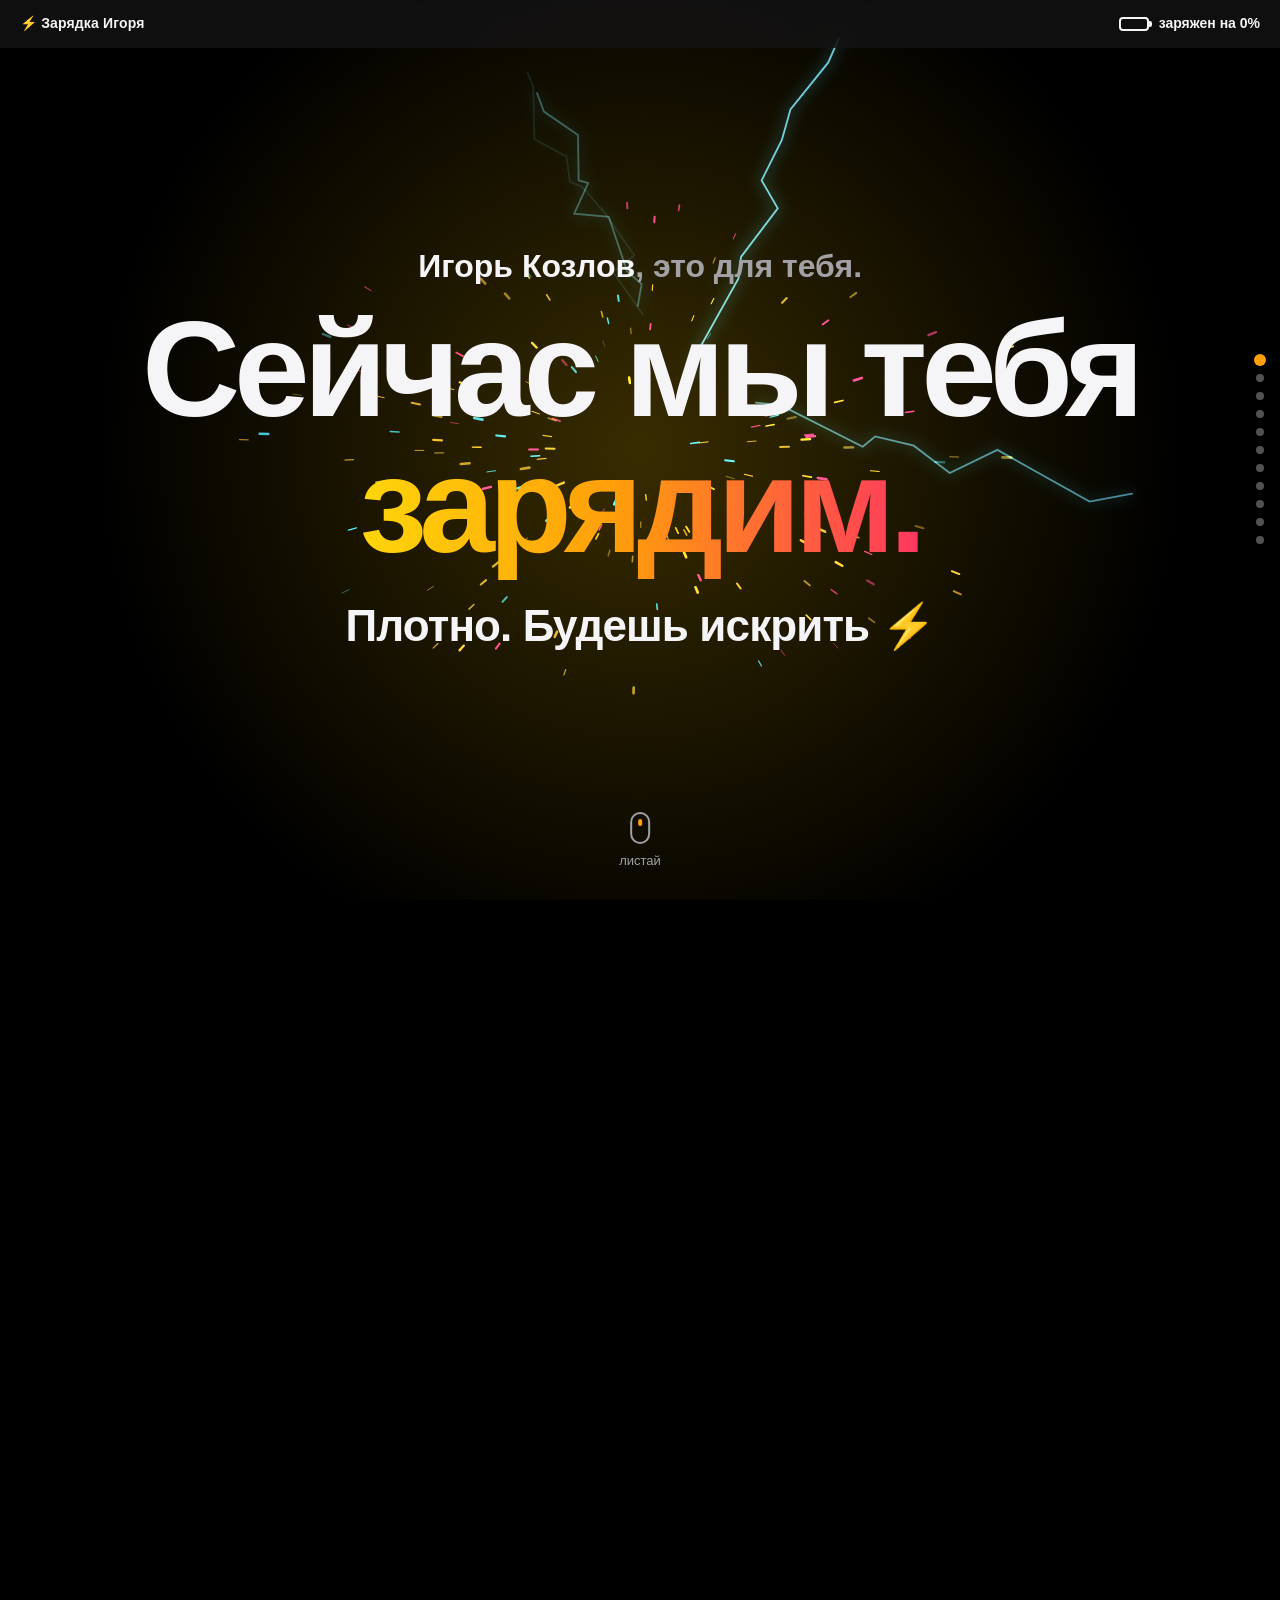
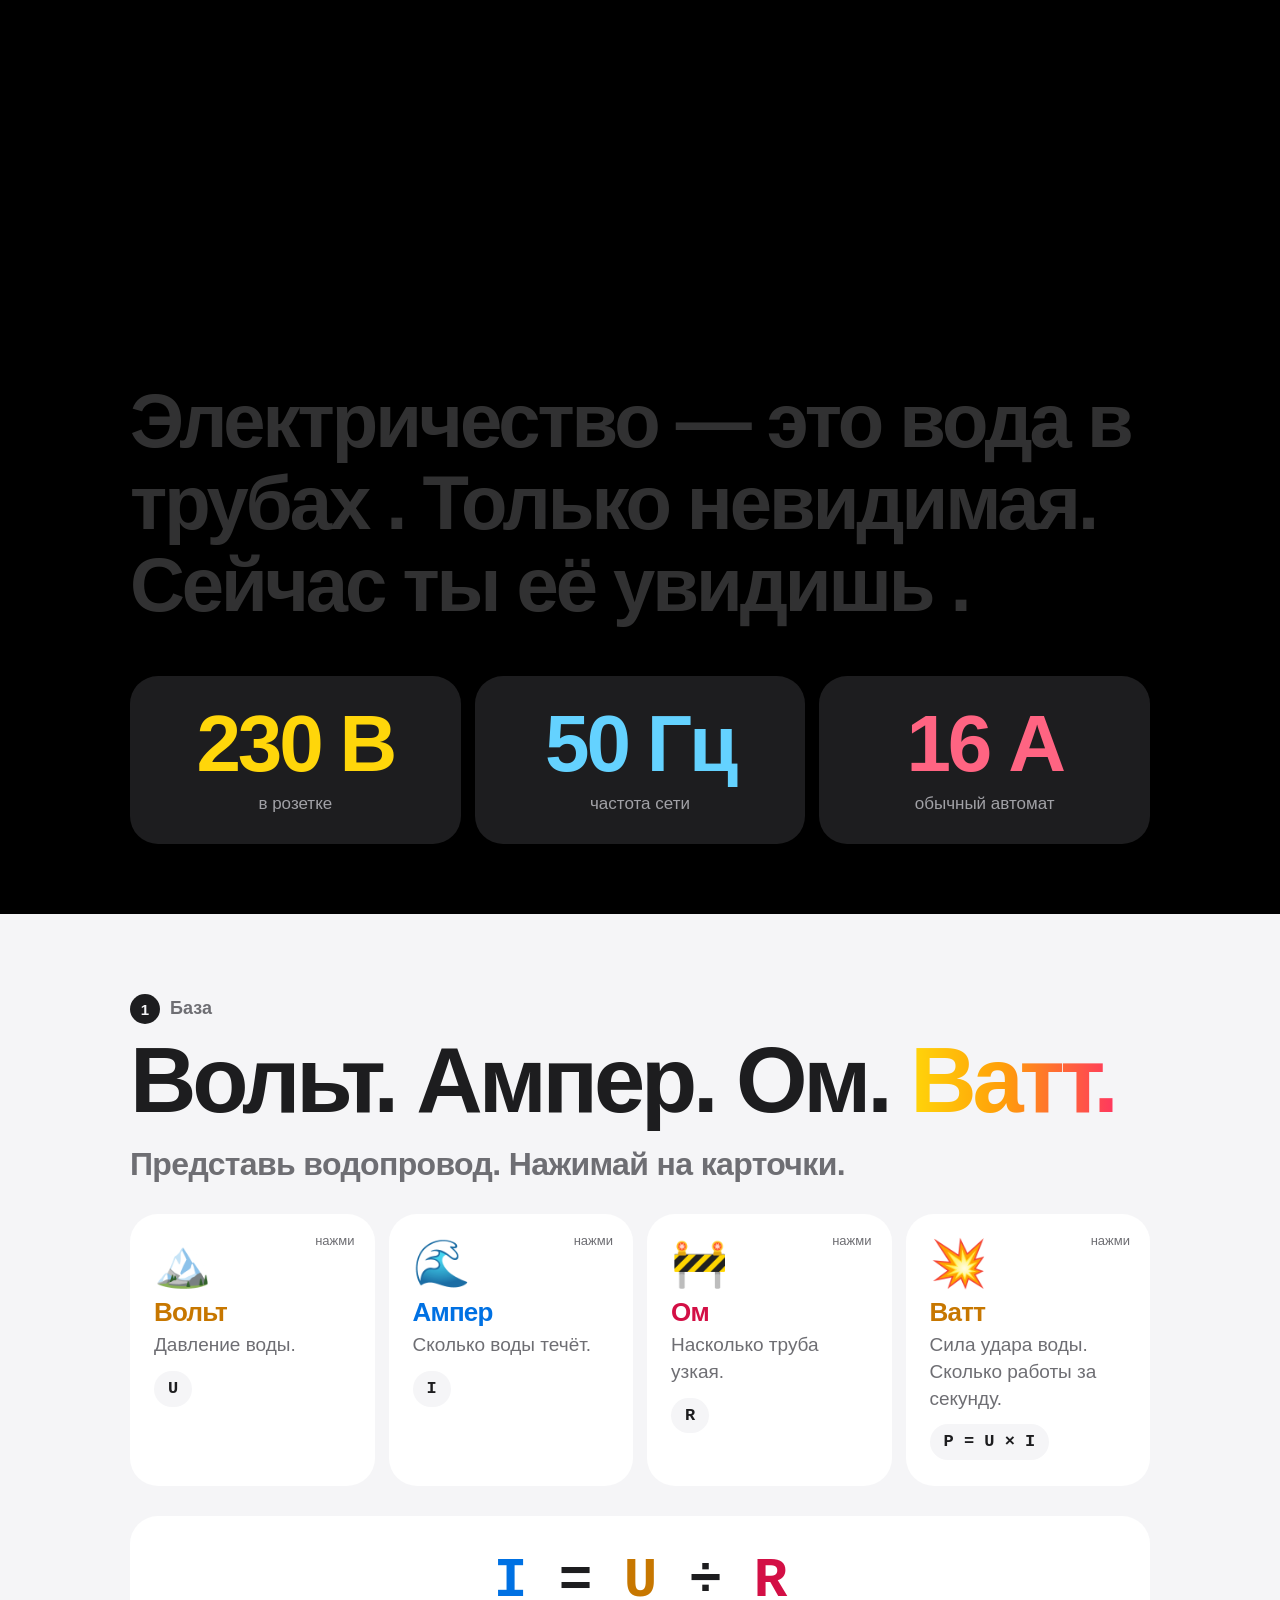
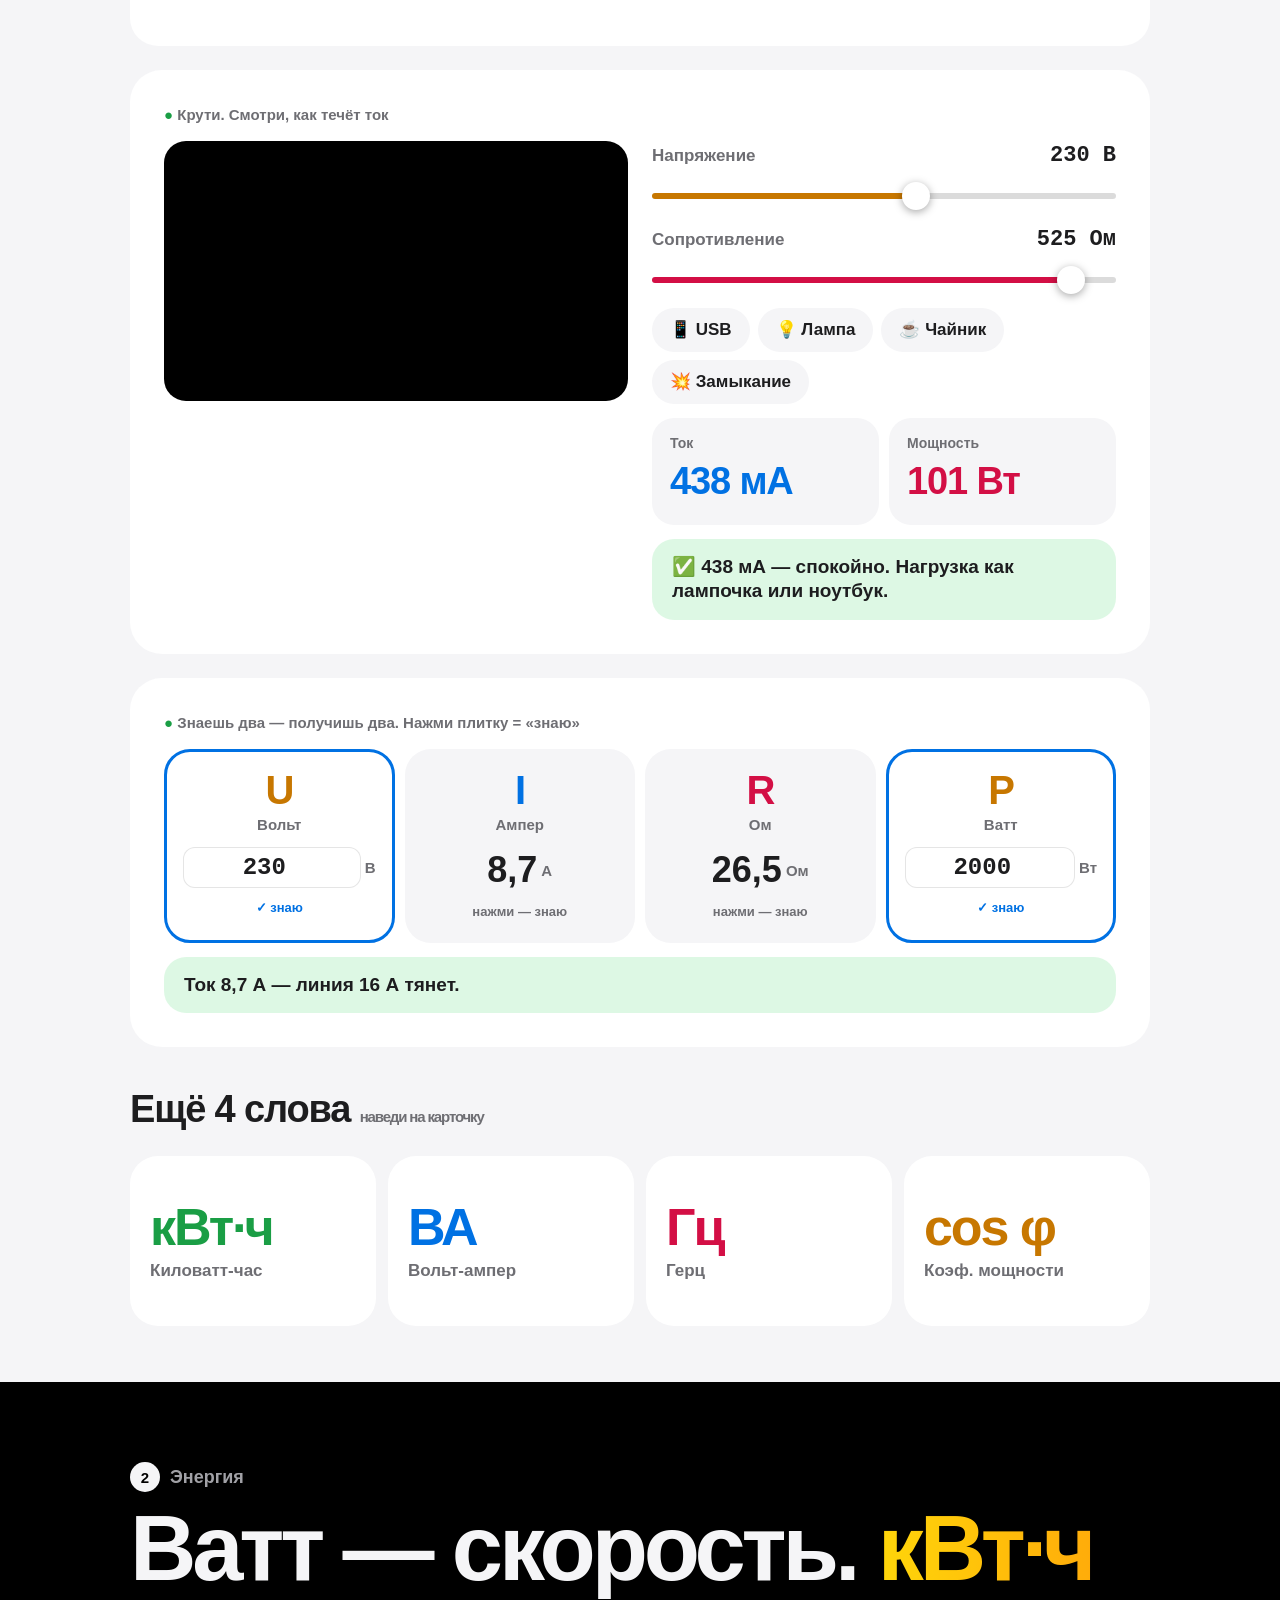
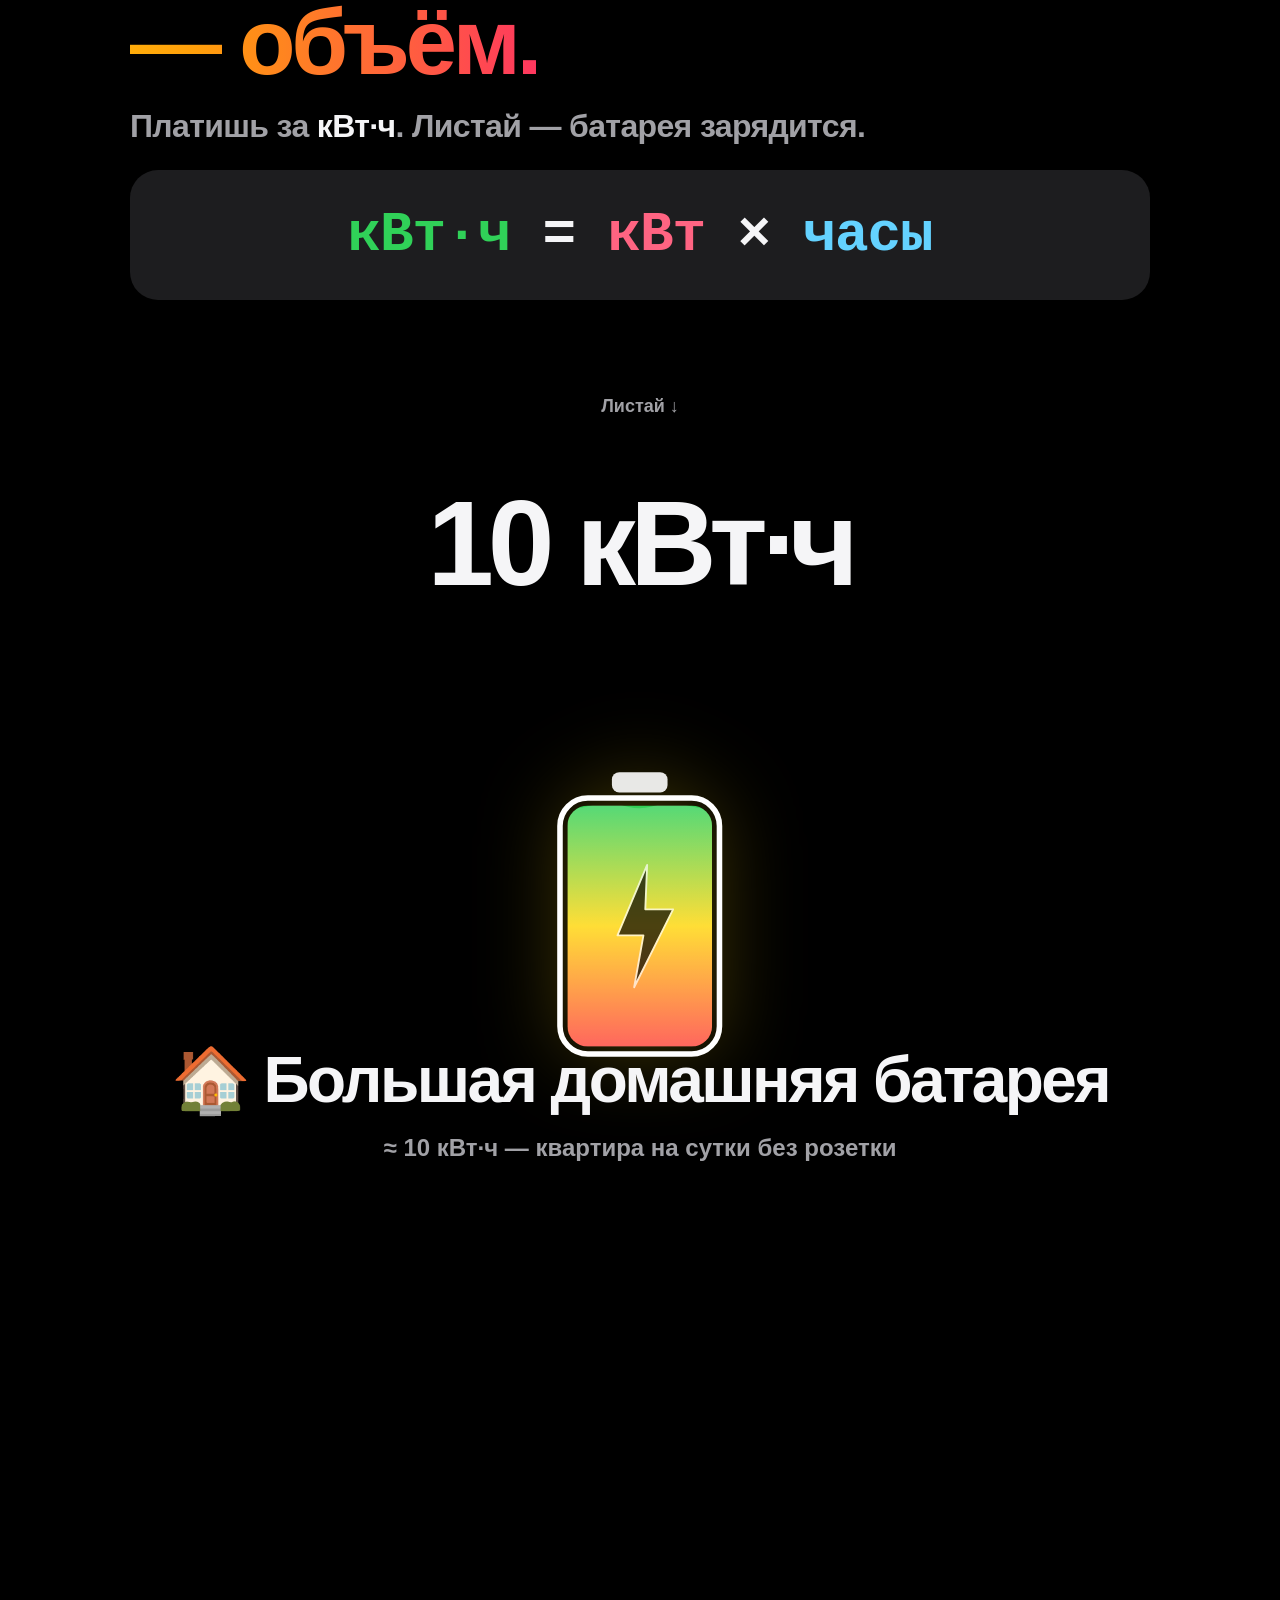
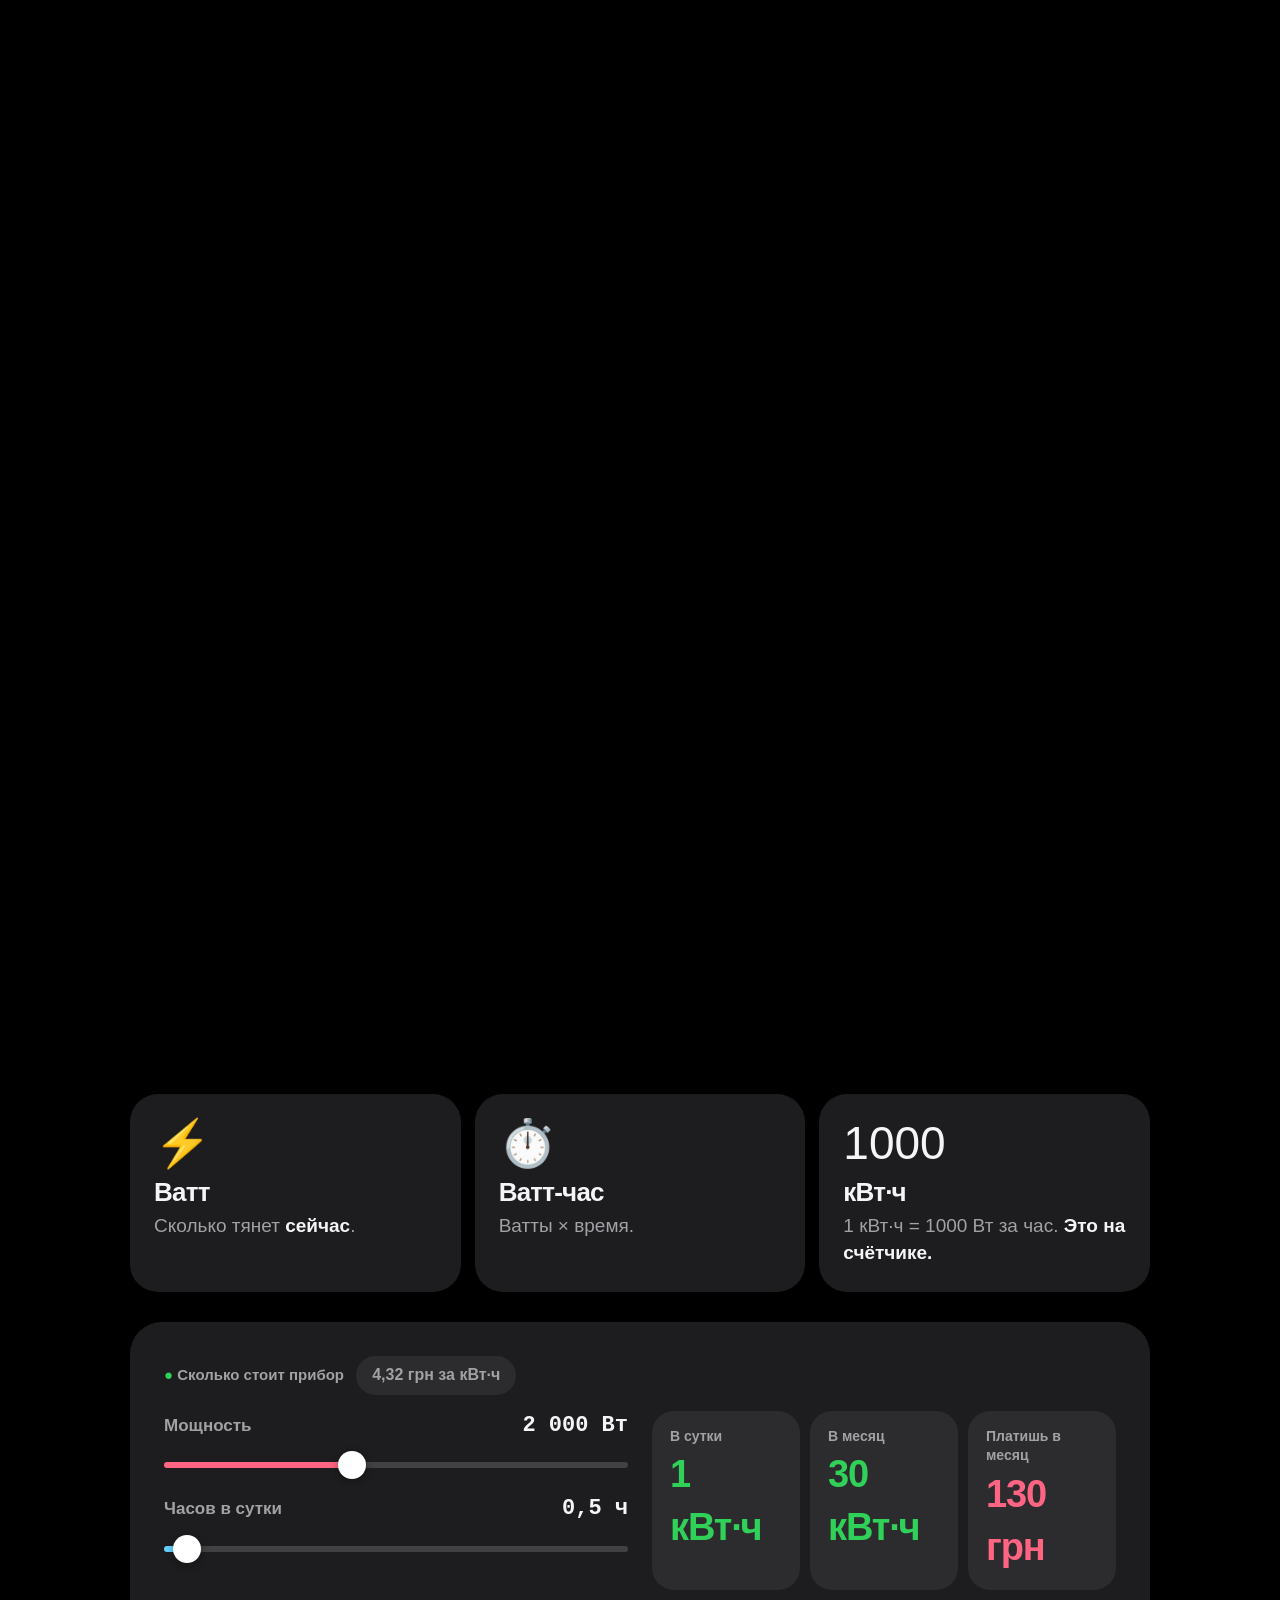
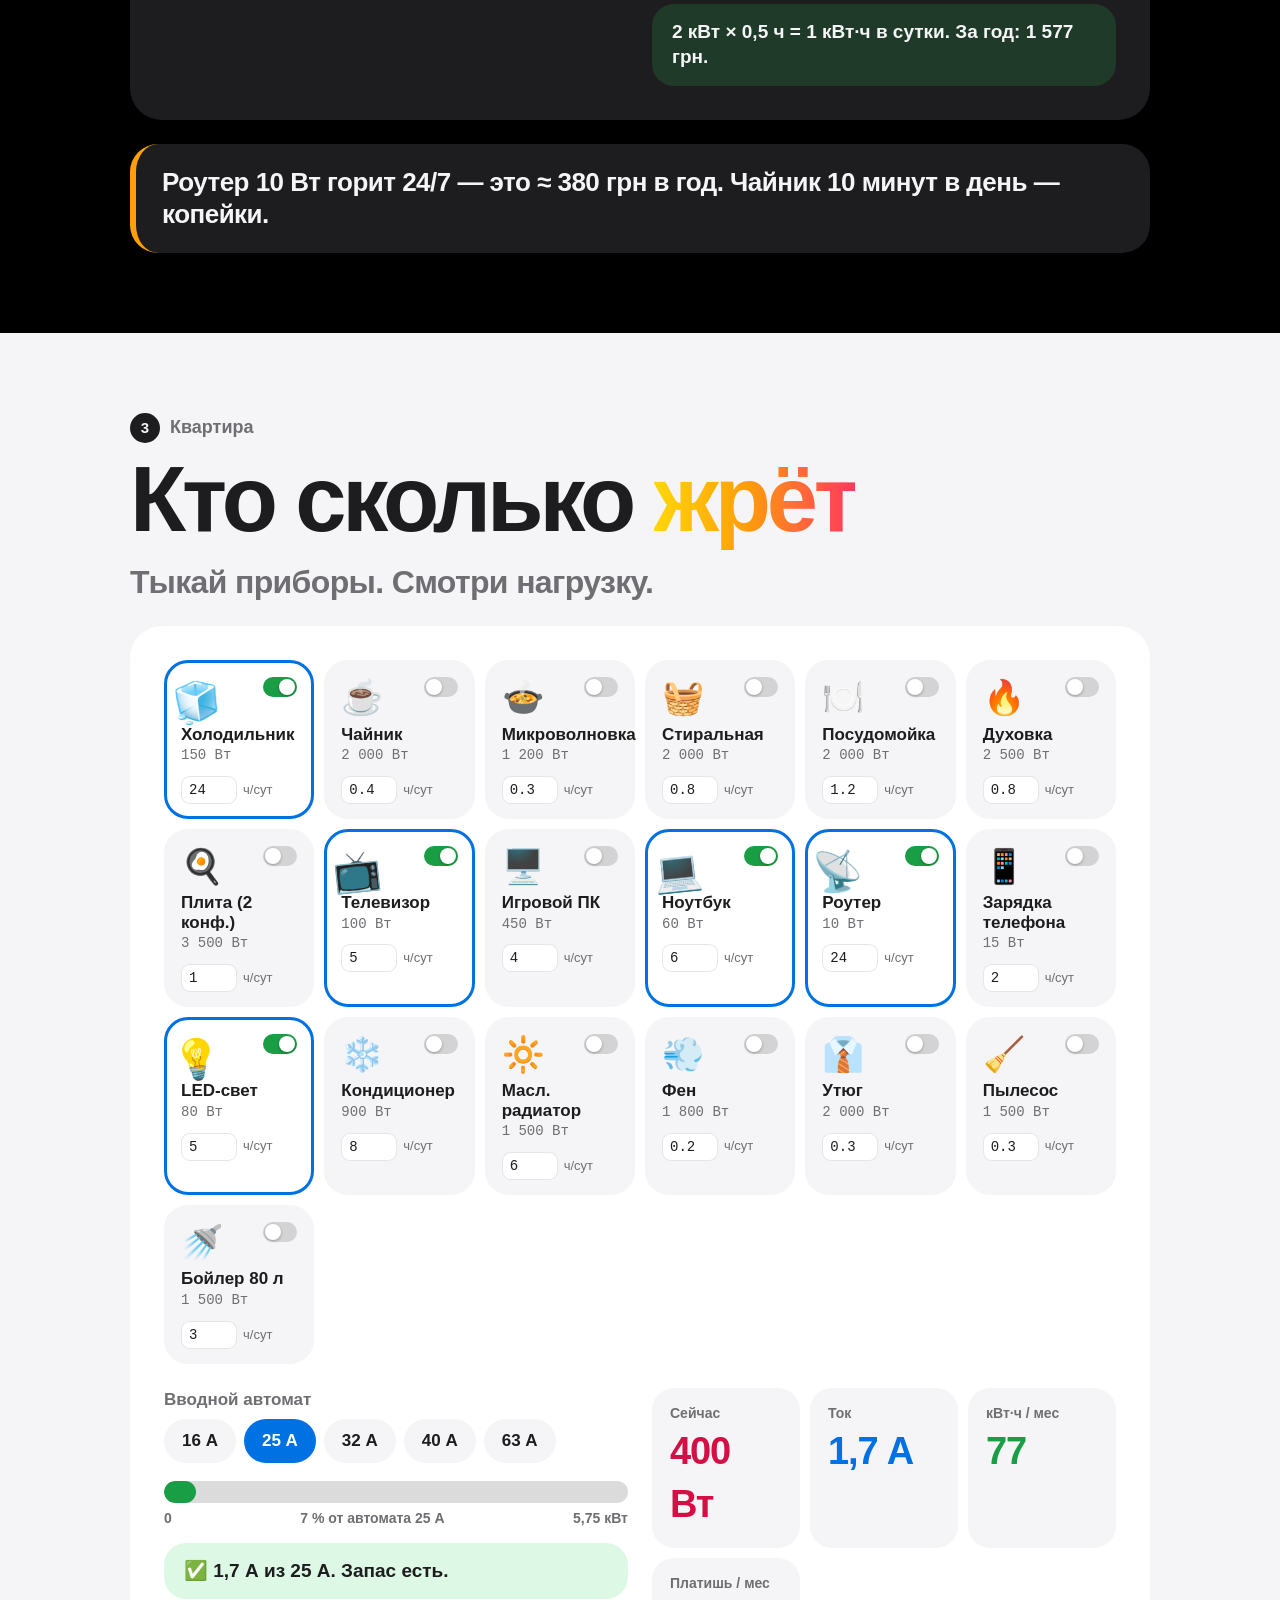
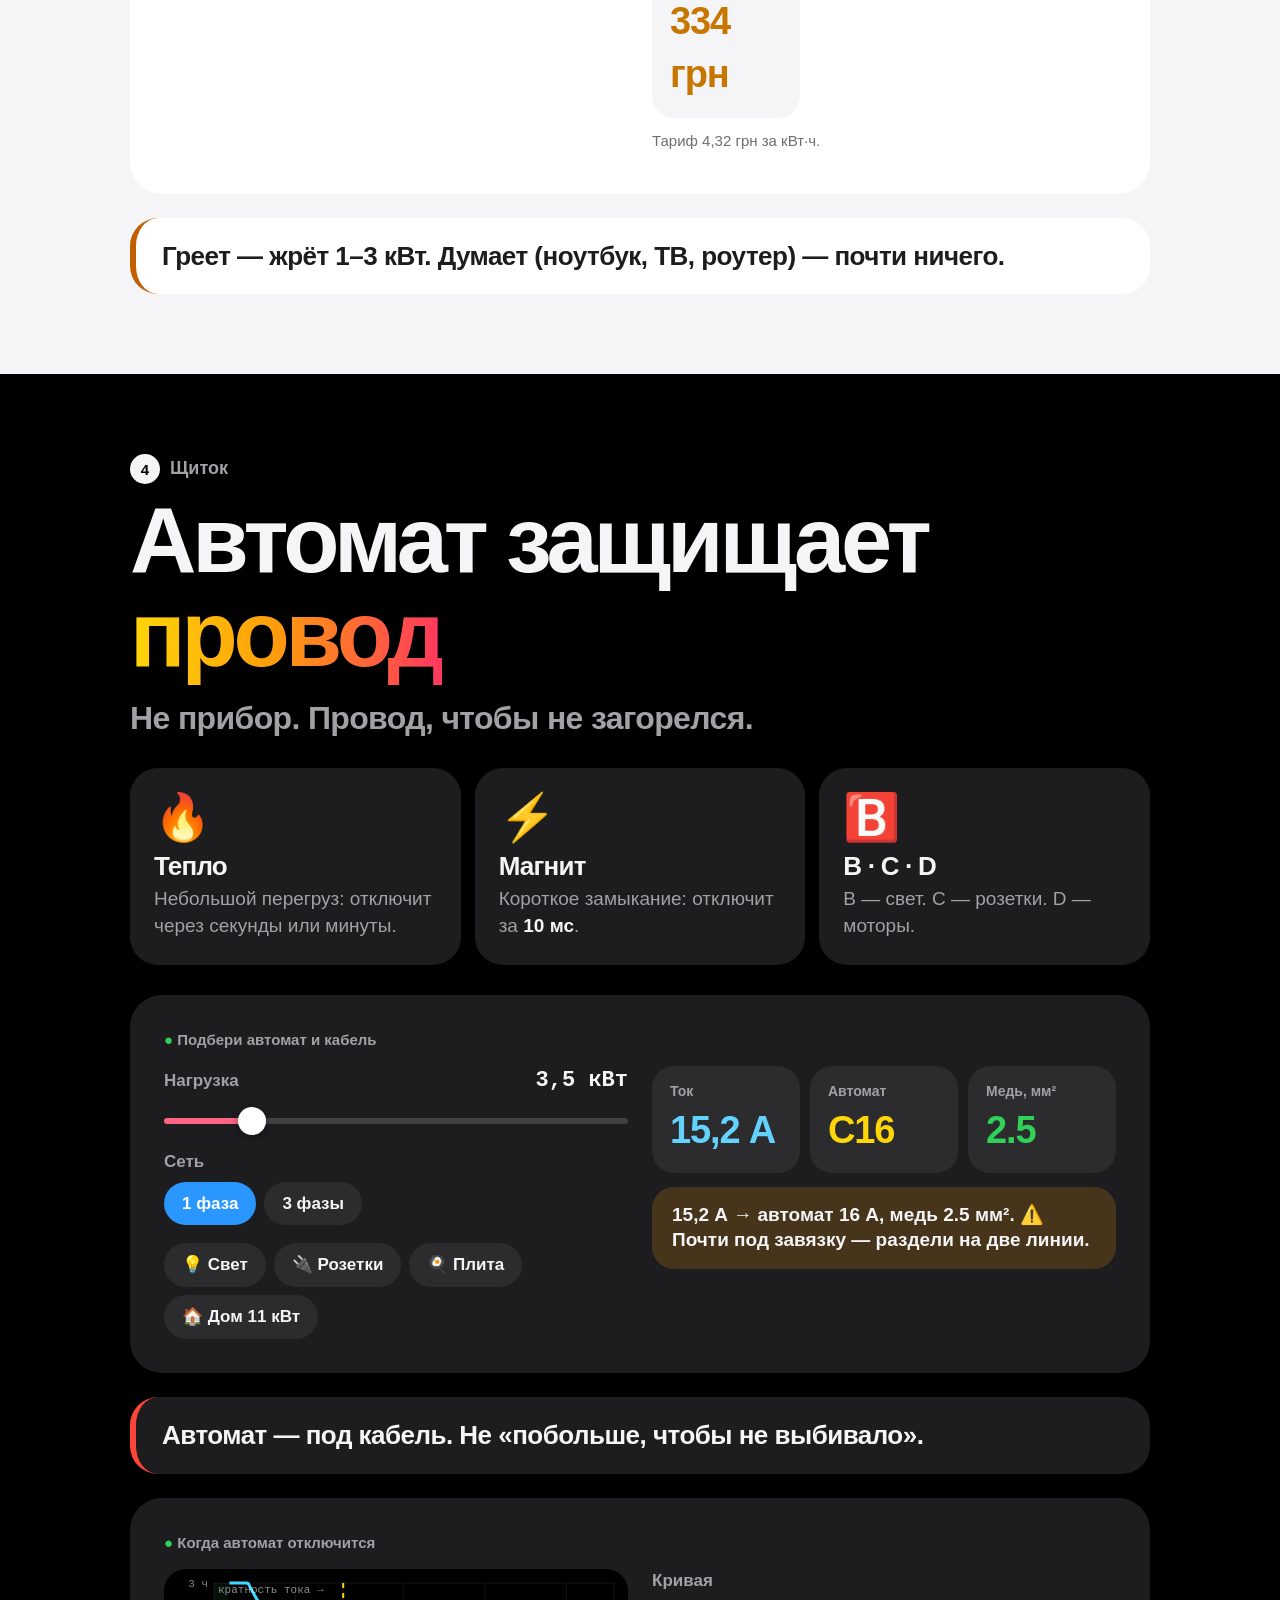
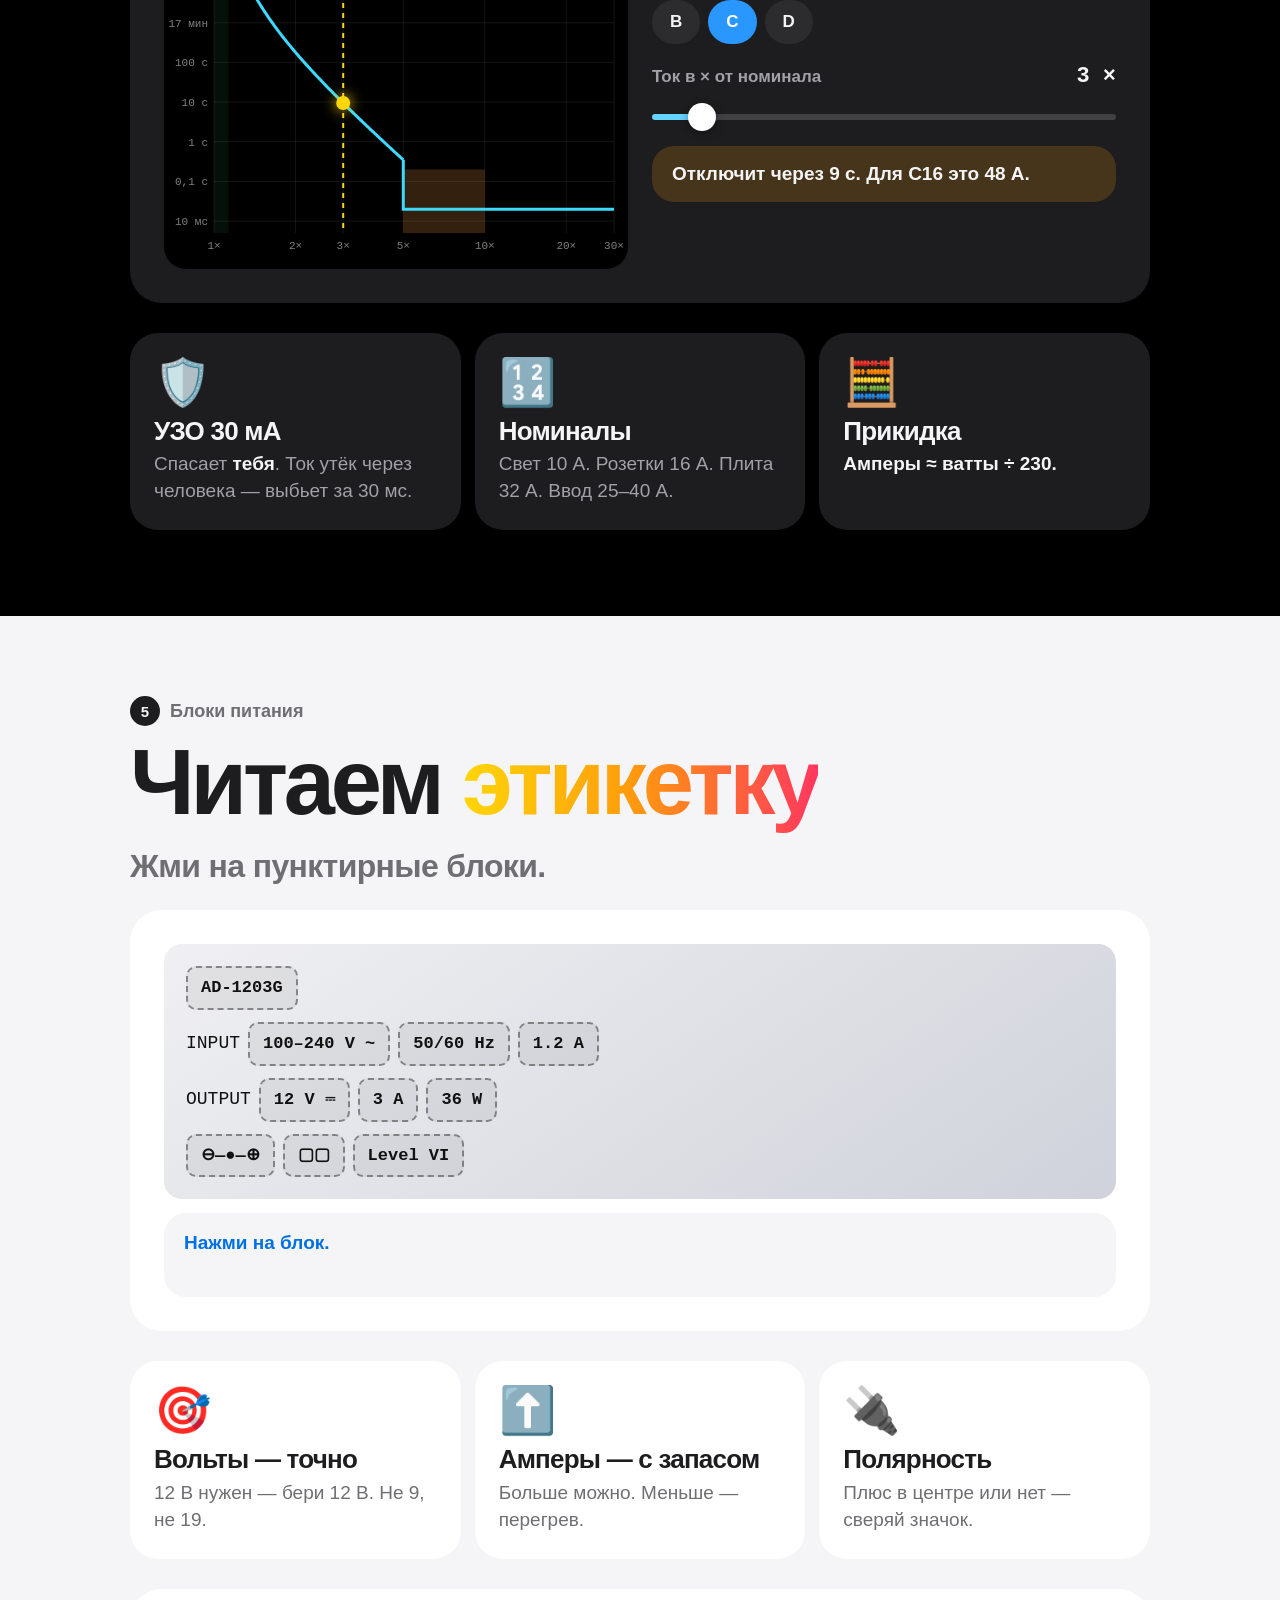
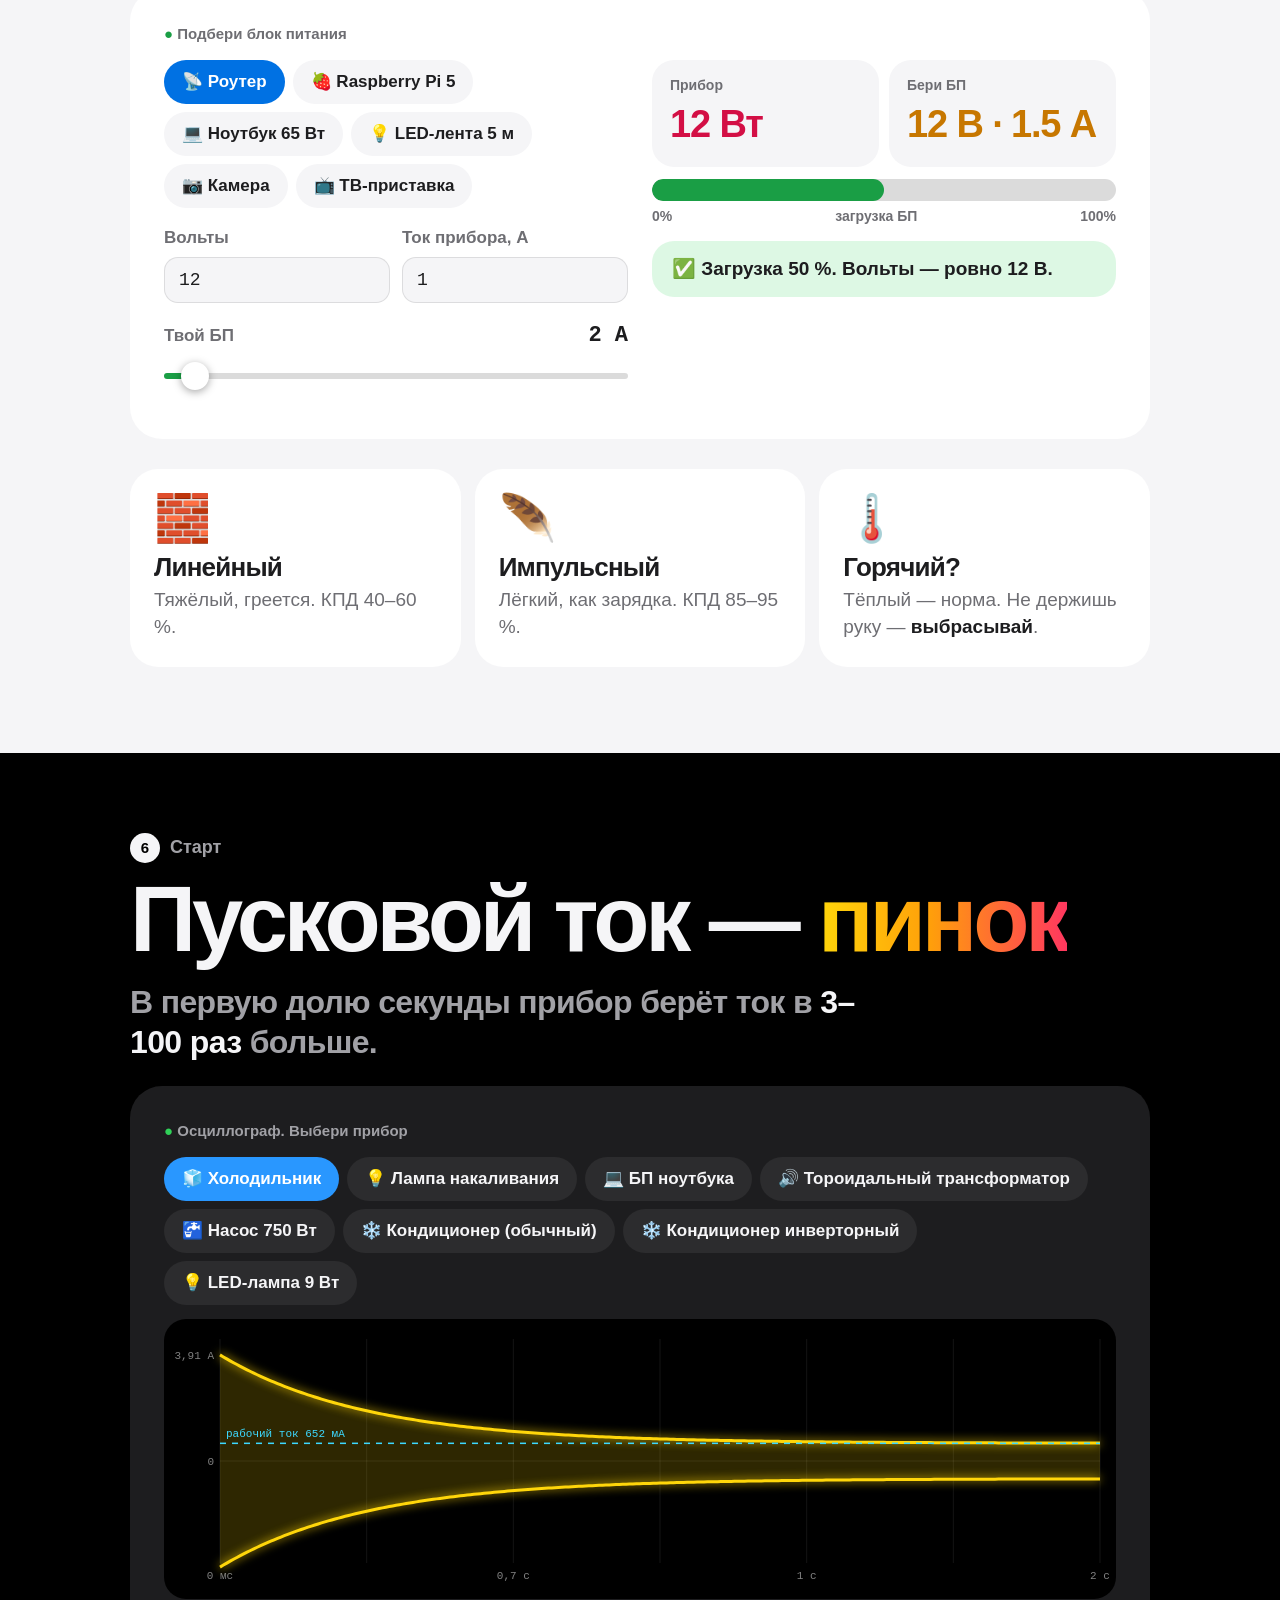
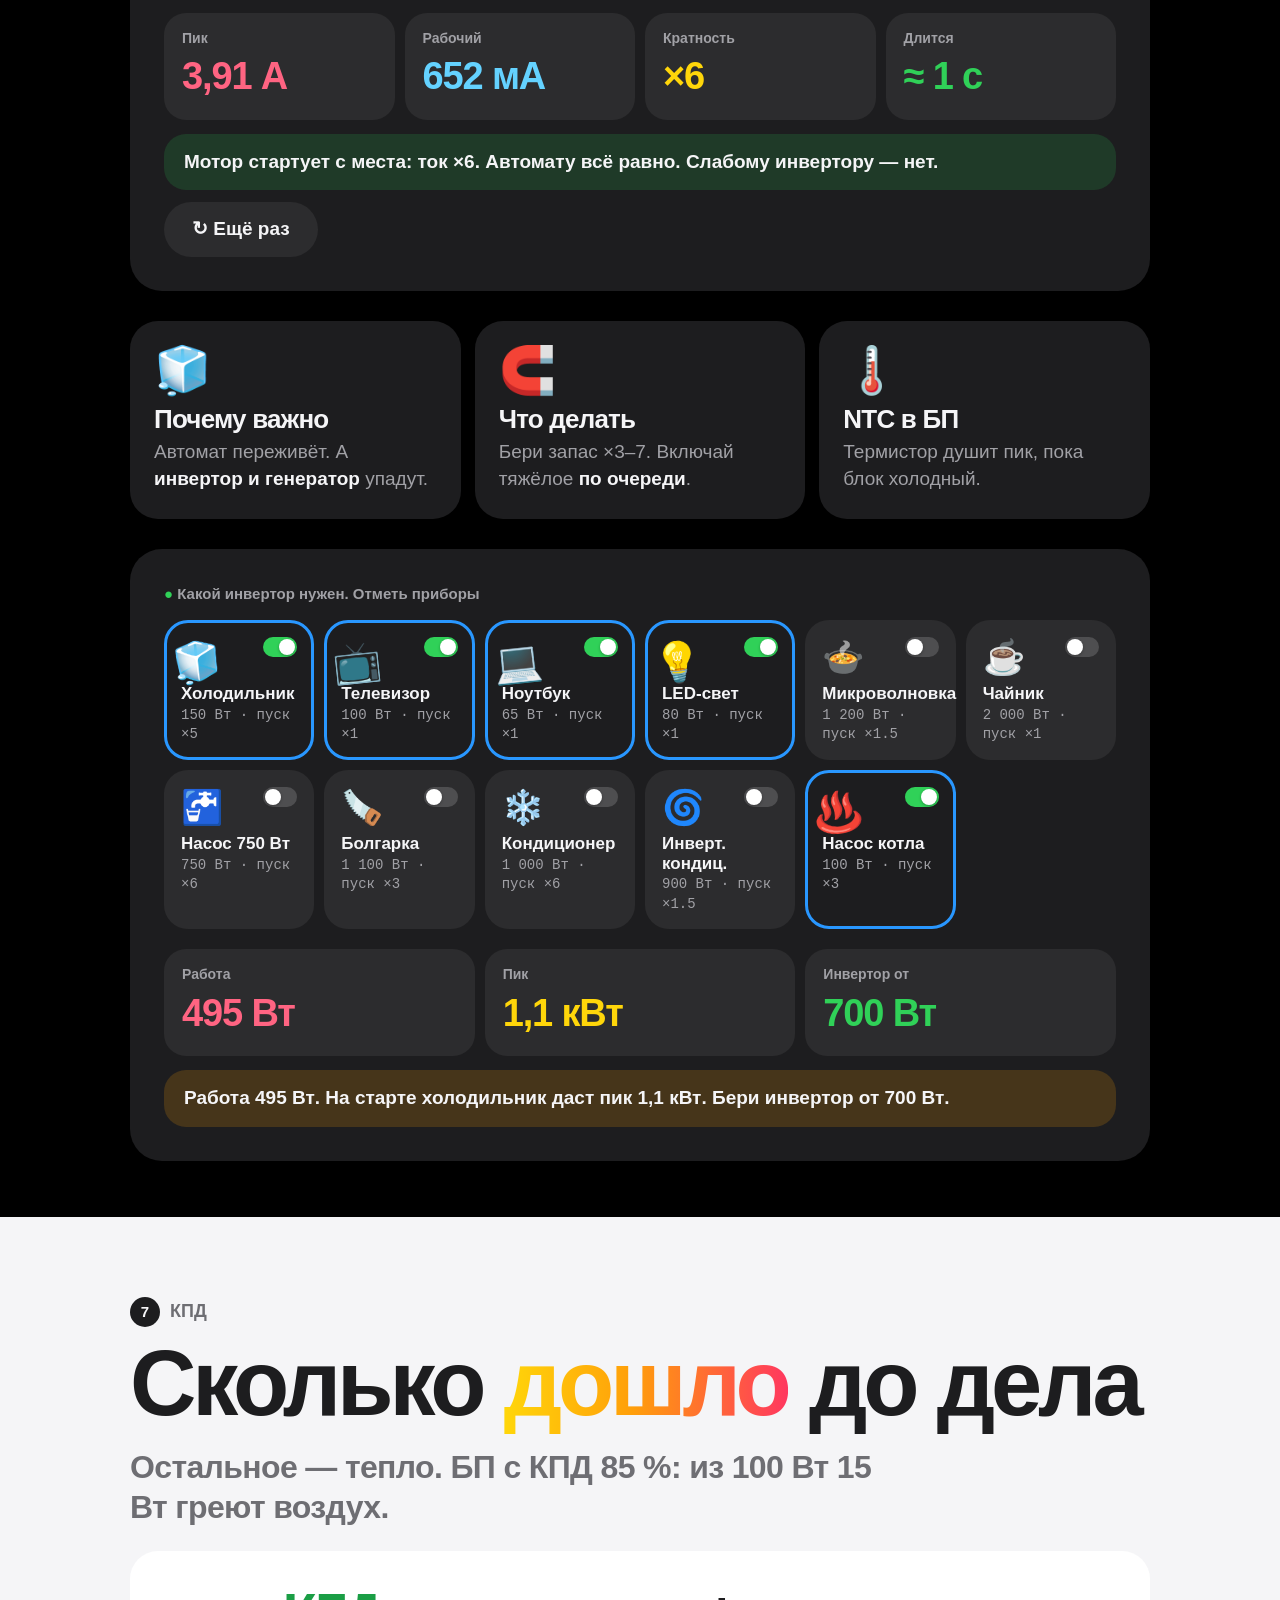
<file: electricity/index.html>
<!doctype html>
<html lang="ru" class="no-js">
<head>
<meta charset="utf-8">
<meta name="viewport" content="width=device-width, initial-scale=1, viewport-fit=cover">
<title>Электричество для Игоря Козлова</title>
<meta name="description" content="Интерактивный курс по электричеству для Игоря Козлова: вольты, амперы, ватты, автоматы, блоки питания, пусковой ток, КПД, инверторы, электрокар.">
<meta name="theme-color" content="#000000">
<link rel="icon" href="data:image/svg+xml,%3Csvg xmlns='http://www.w3.org/2000/svg' viewBox='0 0 64 64'%3E%3Crect width='64' height='64' rx='15' fill='%23000'/%3E%3Cpath d='M36 6 14 36h14l-4 22 26-34H35z' fill='%23ffd60a'/%3E%3C/svg%3E">
<link rel="stylesheet" href="style.css?v=3">
<script>document.documentElement.className='js'</script>
</head>
<body>
<div class="nav"><span class="ttl">⚡ Зарядка Игоря</span><div class="hud" id="hud"><div class="bat"><i id="hudFill"></i></div><span><span class="long">заряжен на </span><b id="hudPct">0%</b></span></div></div>
<div class="progress" id="progress"></div>
<nav class="dots" id="dots" aria-label="Главы"></nav>

<!-- HERO -->
<header class="hero" id="hero" data-scene="hero">
  <div class="stick">
    <canvas id="sparks"></canvas>
    <div class="hero-in" id="heroIn">
      <div class="eyebrow"><b>Игорь Козлов</b>, это для тебя.</div>
      <h1>Сейчас мы тебя<br><span class="grad">зарядим.</span></h1>
      <p class="sub">Плотно. Будешь искрить ⚡</p>
    </div>
    <div class="scroll-hint" id="hint"><i></i>листай</div>
  </div>
</header>

<section class="statement">
  <div class="wrap">
    <p class="scrub" id="scrub1" data-text="Электричество — это *вода в трубах*. Только невидимая. Сейчас ты её *увидишь*."></p>
    <div class="stats">
      <div class="stat rv"><div class="n volt"><span data-count="230">0</span> В</div><div class="l">в розетке</div></div>
      <div class="stat rv" style="--d:.1s"><div class="n amp"><span data-count="50">0</span> Гц</div><div class="l">частота сети</div></div>
      <div class="stat rv" style="--d:.2s"><div class="n watt"><span data-count="16">0</span> А</div><div class="l">обычный автомат</div></div>
    </div>
  </div>
</section>

<!-- 1 -->
<section class="chapter light" id="ch1" data-nav="Вольт · Ампер · Ом · Ватт">
  <div class="wrap">
    <div class="kicker rv"><b>1</b> База</div>
    <h2 class="rv">Вольт. Ампер. Ом. <em>Ватт.</em></h2>
    <p class="lead rv">Представь водопровод. Нажимай на карточки.</p>

    <div class="steps">
      <div class="step pillar rv" data-ex="Розетка — 230 В. USB — 5 В. Машина — 12 В."><span class="tap">нажми</span><span class="big">🏔️</span><h4><span class="volt">Вольт</span></h4><p>Давление воды.</p><span class="f">U</span><div class="ex"></div></div>
      <div class="step pillar rv" style="--d:.08s" data-ex="Чайник тянет ≈ 9 А. Автомат держит до 16 А."><span class="tap">нажми</span><span class="big">🌊</span><h4><span class="amp">Ампер</span></h4><p>Сколько воды течёт.</p><span class="f">I</span><div class="ex"></div></div>
      <div class="step pillar rv" style="--d:.16s" data-ex="Больше Ом — меньше ток. Чайник ≈ 26 Ом."><span class="tap">нажми</span><span class="big">🚧</span><h4><span class="watt">Ом</span></h4><p>Насколько труба узкая.</p><span class="f">R</span><div class="ex"></div></div>
      <div class="step pillar rv" style="--d:.24s" data-ex="Чайник 2000 Вт. Лампа 8 Вт. Роутер 10 Вт."><span class="tap">нажми</span><span class="big">💥</span><h4><span class="volt">Ватт</span></h4><p>Сила удара воды. Сколько работы за секунду.</p><span class="f">P = U × I</span><div class="ex"></div></div>
    </div>

    <div class="formula rv"><span class="amp">I</span> = <span class="volt">U</span> ÷ <span class="watt">R</span></div>

    <div class="card lab rv">
      <div class="lab-h">Крути. Смотри, как течёт ток</div>
      <div class="grid2">
        <canvas class="cv" id="ohmCv" height="260"></canvas>
        <div>
          <div class="ctl"><label for="ohmU">Напряжение <b id="vU">230 В</b></label><input type="range" id="ohmU" min="1" max="400" value="230" style="--c:var(--volt)"></div>
          <div class="ctl"><label for="ohmR">Сопротивление <b id="vR">529 Ом</b></label><input type="range" id="ohmR" min="-100" max="300" value="272" style="--c:var(--watt)"></div>
          <div class="chips" style="margin-bottom:14px">
            <button class="chip" data-u="5" data-r="5">📱 USB</button>
            <button class="chip" data-u="230" data-r="529">💡 Лампа</button>
            <button class="chip" data-u="230" data-r="26.5">☕ Чайник</button>
            <button class="chip" data-u="230" data-r="0.1">💥 Замыкание</button>
          </div>
          <div class="out">
            <div class="o a"><small>Ток</small><b id="oI">0</b></div>
            <div class="o w"><small>Мощность</small><b id="oP">0</b></div>
          </div>
          <div class="verdict" id="ohmVerdict"></div>
        </div>
      </div>
    </div>

    <div class="card lab rv">
      <div class="lab-h">Знаешь два — получишь два. Нажми плитку = «знаю»</div>
      <div class="ft-grid" id="calc4"></div>
      <div class="verdict" id="calc4V"></div>
    </div>

    <h3 class="rv" style="margin-top:36px">Ещё 4 слова <span class="muted small">наведи на карточку</span></h3>
    <div class="gloss" id="gloss"></div>
  </div>
</section>

<!-- 2 -->
<section class="chapter dark" id="ch2" data-nav="кВт·ч">
  <div class="wrap">
    <div class="kicker rv"><b>2</b> Энергия</div>
    <h2 class="rv">Ватт — скорость. <em>кВт·ч — объём.</em></h2>
    <p class="lead rv">Платишь за <b>кВт·ч</b>. Листай — батарея зарядится.</p>
    <div class="formula rv"><span class="ok">кВт·ч</span> = <span class="watt">кВт</span> × <span class="amp">часы</span></div>
  </div>

  <div class="scene" id="sceneBat" data-scene="bat">
    <div class="stick">
      <div class="ttl">Листай ↓</div>
      <div id="batBolts"></div>
      <svg id="bat-svg" viewBox="0 0 200 330" aria-hidden="true">
        <defs>
          <linearGradient id="batG" x1="0" y1="1" x2="0" y2="0"><stop offset="0" stop-color="#ff453a"/><stop offset=".5" stop-color="#ffd60a"/><stop offset="1" stop-color="#30d158"/></linearGradient>
          <clipPath id="batClip"><rect x="22" y="48" width="156" height="260" rx="22"/></clipPath>
        </defs>
        <rect x="70" y="12" width="60" height="22" rx="8" fill="#fff" opacity=".9"/>
        <rect x="14" y="40" width="172" height="276" rx="30" fill="none" stroke="#fff" stroke-width="6"/>
        <g clip-path="url(#batClip)"><rect id="batFill" x="22" y="308" width="156" height="0" fill="url(#batG)"/><path id="batWave" d="" fill="rgba(255,255,255,.18)"/></g>
        <path d="M108 112 76 188h28l-10 56 42-84h-30z" fill="#000" opacity=".7" stroke="#fff" stroke-width="2" stroke-linejoin="round"/>
      </svg>
      <div class="bignum" id="batNum" style="left:0;right:0;text-align:center;top:15vh">0</div>
      <div class="cap"><h3 id="batH">Телефон</h3><p id="batP">≈ 15 Вт·ч</p></div>
    </div>
  </div>

  <div class="wrap">
    <div class="steps">
      <div class="step rv"><span class="big">⚡</span><h4>Ватт</h4><p>Сколько тянет <b>сейчас</b>.</p></div>
      <div class="step rv" style="--d:.08s"><span class="big">⏱️</span><h4>Ватт-час</h4><p>Ватты × время.</p></div>
      <div class="step rv" style="--d:.16s"><span class="big">1000</span><h4>кВт·ч</h4><p>1 кВт·ч = 1000 Вт за час. <b>Это на счётчике.</b></p></div>
    </div>

    <div class="card lab rv">
      <div class="lab-h">Сколько стоит прибор <span class="tariff" style="margin-left:8px">4,32 грн за кВт·ч</span></div>
      <div class="grid2">
        <div>
          <div class="ctl"><label for="eW">Мощность <b id="veW">2000 Вт</b></label><input type="range" id="eW" min="1" max="5000" value="2000" style="--c:var(--watt)"></div>
          <div class="ctl"><label for="eH">Часов в сутки <b id="veH">0.5 ч</b></label><input type="range" id="eH" min="0" max="24" step="0.1" value="0.5" style="--c:var(--amp)"></div>
        </div>
        <div>
          <div class="out">
            <div class="o gr"><small>В сутки</small><b id="eD">0</b></div>
            <div class="o gr"><small>В месяц</small><b id="eM">0</b></div>
            <div class="o w"><small>Платишь в месяц</small><b id="eC">0</b></div>
          </div>
          <div class="verdict" id="eV"></div>
        </div>
      </div>
    </div>
    <div class="callout rv"><p>Роутер 10 Вт горит 24/7 — это ≈ 380 грн в год. Чайник 10 минут в день — копейки.</p></div>
  </div>
</section>

<!-- 3 -->
<section class="chapter light" id="ch3" data-nav="Что в доме">
  <div class="wrap">
    <div class="kicker rv"><b>3</b> Квартира</div>
    <h2 class="rv">Кто сколько <em>жрёт</em></h2>
    <p class="lead rv">Тыкай приборы. Смотри нагрузку.</p>

    <div class="card lab rv">
      <div class="devs" id="devs"></div>
      <div style="margin-top:24px" class="grid2">
        <div>
          <div class="ctl"><div class="lb">Вводной автомат</div><div class="chips" id="homeBk"></div></div>
          <div class="gauge"><i id="homeGauge"></i></div>
          <div class="gl"><span>0</span><span id="homeGl">нагрузка</span><span id="homeMax"></span></div>
          <div class="verdict" id="homeV"></div>
        </div>
        <div>
          <div class="out">
            <div class="o w"><small>Сейчас</small><b id="homeW">0</b></div>
            <div class="o a"><small>Ток</small><b id="homeA">0</b></div>
            <div class="o gr"><small>кВт·ч / мес</small><b id="homeM">0</b></div>
            <div class="o v"><small>Платишь / мес</small><b id="homeC">0</b></div>
          </div>
          <p class="muted small" style="margin-top:12px">Тариф 4,32 грн за кВт·ч.</p>
        </div>
      </div>
    </div>
    <div class="callout rv"><p>Греет — жрёт 1–3 кВт. Думает (ноутбук, ТВ, роутер) — почти ничего.</p></div>
  </div>
</section>

<!-- 4 -->
<section class="chapter dark" id="ch4" data-nav="Автоматы">
  <div class="wrap">
    <div class="kicker rv"><b>4</b> Щиток</div>
    <h2 class="rv">Автомат защищает <em>провод</em></h2>
    <p class="lead rv">Не прибор. Провод, чтобы не загорелся.</p>

    <div class="steps">
      <div class="step rv"><span class="big">🔥</span><h4>Тепло</h4><p>Небольшой перегруз: отключит через секунды или минуты.</p></div>
      <div class="step rv" style="--d:.08s"><span class="big">⚡</span><h4>Магнит</h4><p>Короткое замыкание: отключит за <b>10 мс</b>.</p></div>
      <div class="step rv" style="--d:.16s"><span class="big">🅱️</span><h4>B · C · D</h4><p>B — свет. C — розетки. D — моторы.</p></div>
    </div>

    <div class="card lab rv">
      <div class="lab-h">Подбери автомат и кабель</div>
      <div class="grid2">
        <div>
          <div class="ctl"><label for="bkP">Нагрузка <b id="vbkP">3500 Вт</b></label><input type="range" id="bkP" min="100" max="20000" step="100" value="3500" style="--c:var(--watt)"></div>
          <div class="ctl"><div class="lb">Сеть</div><div class="chips" id="bkPh"><button class="chip on" data-ph="1">1 фаза</button><button class="chip" data-ph="3">3 фазы</button></div></div>
          <div class="chips">
            <button class="chip" data-bp="600">💡 Свет</button>
            <button class="chip" data-bp="3500">🔌 Розетки</button>
            <button class="chip" data-bp="5500">🍳 Плита</button>
            <button class="chip" data-bp="11000">🏠 Дом 11 кВт</button></div>
        </div>
        <div>
          <div class="out">
            <div class="o a"><small>Ток</small><b id="bkI">0</b></div>
            <div class="o v"><small>Автомат</small><b id="bkRec">0</b></div>
            <div class="o gr"><small>Медь, мм²</small><b id="bkCab">0</b></div>
          </div>
          <div class="verdict" id="bkV"></div>
        </div>
      </div>
    </div>

    <div class="callout red rv"><p>Автомат — под кабель. Не «побольше, чтобы не выбивало».</p></div>

    <div class="card lab rv">
      <div class="lab-h">Когда автомат отключится</div>
      <div class="grid2">
        <div><canvas class="cv" id="tripCv" height="300"></canvas></div>
        <div>
          <div class="ctl"><div class="lb">Кривая</div><div class="chips" id="curves">
            <button class="chip" data-c="B">B</button><button class="chip on" data-c="C">C</button><button class="chip" data-c="D">D</button></div></div>
          <div class="ctl"><label for="bkK">Ток в × от номинала <b id="vbkK">3.0 ×</b></label><input type="range" id="bkK" min="100" max="2500" value="300" style="--c:var(--amp)"></div>
          <div class="verdict" id="tripV"></div>
        </div>
      </div>
    </div>

    <div class="steps">
      <div class="step rv"><span class="big">🛡️</span><h4>УЗО 30 мА</h4><p>Спасает <b>тебя</b>. Ток утёк через человека — выбьет за 30 мс.</p></div>
      <div class="step rv" style="--d:.08s"><span class="big">🔢</span><h4>Номиналы</h4><p>Свет 10 А. Розетки 16 А. Плита 32 А. Ввод 25–40 А.</p></div>
      <div class="step rv" style="--d:.16s"><span class="big">🧮</span><h4>Прикидка</h4><p><b>Амперы ≈ ватты ÷ 230.</b></p></div>
    </div>
  </div>
</section>

<!-- 5 -->
<section class="chapter light" id="ch5" data-nav="Блоки питания">
  <div class="wrap">
    <div class="kicker rv"><b>5</b> Блоки питания</div>
    <h2 class="rv">Читаем <em>этикетку</em></h2>
    <p class="lead rv">Жми на пунктирные блоки.</p>

    <div class="card lab rv">
      <div class="psu-label">
        <div class="row"><button class="hs" data-i="model">AD-1203G</button></div>
        <div class="row"><span>INPUT</span><button class="hs" data-i="in-v">100–240 V ~</button><button class="hs" data-i="in-hz">50/60 Hz</button><button class="hs" data-i="in-a">1.2 A</button></div>
        <div class="row"><span>OUTPUT</span><button class="hs" data-i="out-v">12 V ⎓</button><button class="hs" data-i="out-a">3 A</button><button class="hs" data-i="out-w">36 W</button></div>
        <div class="row"><button class="hs" data-i="pol">⊖—●—⊕</button><button class="hs" data-i="cl2">▢▢</button><button class="hs" data-i="eff">Level VI</button></div>
      </div>
      <div class="hs-info" id="hsInfo"><b>Нажми на блок.</b></div>
    </div>

    <div class="steps">
      <div class="step rv"><span class="big">🎯</span><h4>Вольты — точно</h4><p>12 В нужен — бери 12 В. Не 9, не 19.</p></div>
      <div class="step rv" style="--d:.08s"><span class="big">⬆️</span><h4>Амперы — с запасом</h4><p>Больше можно. Меньше — перегрев.</p></div>
      <div class="step rv" style="--d:.16s"><span class="big">🔌</span><h4>Полярность</h4><p>Плюс в центре или нет — сверяй значок.</p></div>
    </div>

    <div class="card lab rv">
      <div class="lab-h">Подбери блок питания</div>
      <div class="grid2">
        <div>
          <div class="ctl"><div class="chips" id="psuDevs"></div></div>
          <div class="grid2" style="gap:12px">
            <div class="ctl"><label for="psuU">Вольты</label><input type="number" id="psuU" value="12" step="0.5" min="1"></div>
            <div class="ctl"><label for="psuIn">Ток прибора, А</label><input type="number" id="psuIn" value="1" step="0.1" min="0.05"></div>
          </div>
          <div class="ctl"><label for="psuHave">Твой БП <b id="vpsuHave">2 А</b></label><input type="range" id="psuHave" min="5" max="400" value="20" style="--c:var(--ok)"></div>
        </div>
        <div>
          <div class="out">
            <div class="o w"><small>Прибор</small><b id="psuW">0</b></div>
            <div class="o v"><small>Бери БП</small><b id="psuRec">0</b></div>
          </div>
          <div class="gauge"><i id="psuGauge"></i></div>
          <div class="gl"><span>0%</span><span>загрузка БП</span><span>100%</span></div>
          <div class="verdict" id="psuV"></div>
        </div>
      </div>
    </div>

    <div class="steps">
      <div class="step rv"><span class="big">🧱</span><h4>Линейный</h4><p>Тяжёлый, греется. КПД 40–60 %.</p></div>
      <div class="step rv" style="--d:.08s"><span class="big">🪶</span><h4>Импульсный</h4><p>Лёгкий, как зарядка. КПД 85–95 %.</p></div>
      <div class="step rv" style="--d:.16s"><span class="big">🌡️</span><h4>Горячий?</h4><p>Тёплый — норма. Не держишь руку — <b>выбрасывай</b>.</p></div>
    </div>
  </div>
</section>

<!-- 6 -->
<section class="chapter dark" id="ch6" data-nav="Пусковой ток">
  <div class="wrap">
    <div class="kicker rv"><b>6</b> Старт</div>
    <h2 class="rv">Пусковой ток — <em>пинок</em></h2>
    <p class="lead rv">В первую долю секунды прибор берёт ток в <b>3–100 раз</b> больше.</p>

    <div class="card lab rv">
      <div class="lab-h">Осциллограф. Выбери прибор</div>
      <div class="chips" id="inrDevs" style="margin-bottom:14px"></div>
      <canvas class="cv" id="inrCv" height="280"></canvas>
      <div class="out" style="margin-top:14px">
        <div class="o w"><small>Пик</small><b id="inrPeak">0</b></div>
        <div class="o a"><small>Рабочий</small><b id="inrRun">0</b></div>
        <div class="o v"><small>Кратность</small><b id="inrK">0</b></div>
        <div class="o gr"><small>Длится</small><b id="inrT">0</b></div>
      </div>
      <div class="verdict" id="inrV"></div>
      <button class="btn ghost" id="inrReplay" style="margin-top:12px">↻ Ещё раз</button>
    </div>

    <div class="steps">
      <div class="step rv"><span class="big">🧊</span><h4>Почему важно</h4><p>Автомат переживёт. А <b>инвертор и генератор</b> упадут.</p></div>
      <div class="step rv" style="--d:.08s"><span class="big">🧲</span><h4>Что делать</h4><p>Бери запас ×3–7. Включай тяжёлое <b>по очереди</b>.</p></div>
      <div class="step rv" style="--d:.16s"><span class="big">🌡️</span><h4>NTC в БП</h4><p>Термистор душит пик, пока блок холодный.</p></div>
    </div>

    <div class="card lab rv">
      <div class="lab-h">Какой инвертор нужен. Отметь приборы</div>
      <div class="devs" id="surgeList" style="margin-bottom:20px"></div>
      <div class="out">
        <div class="o w"><small>Работа</small><b id="sgRun">0</b></div>
        <div class="o v"><small>Пик</small><b id="sgPeak">0</b></div>
        <div class="o gr"><small>Инвертор от</small><b id="sgInv">0</b></div>
      </div>
      <div class="verdict" id="sgV"></div>
    </div>
  </div>
</section>

<!-- 7 -->
<section class="chapter light" id="ch7" data-nav="КПД">
  <div class="wrap">
    <div class="kicker rv"><b>7</b> КПД</div>
    <h2 class="rv">Сколько <em>дошло</em> до дела</h2>
    <p class="lead rv">Остальное — тепло. БП с КПД 85 %: из 100 Вт 15 Вт греют воздух.</p>
    <div class="formula rv"><span class="ok">КПД</span> = <span class="watt">пользы</span> ÷ <span class="amp">из сети</span></div>

    <div class="card lab rv">
      <div class="lab-h">Цена потерь <span class="tariff" style="margin-left:8px">4,32 грн за кВт·ч</span></div>
      <div class="grid2">
        <div>
          <div class="ctl"><label for="effP">Полезная мощность <b id="veffP">300 Вт</b></label><input type="range" id="effP" min="5" max="3000" value="300" style="--c:var(--watt)"></div>
          <div class="ctl"><label for="effE">КПД <b id="veffE">85 %</b></label><input type="range" id="effE" min="30" max="99" value="85" style="--c:var(--ok)"></div>
          <div class="ctl"><label for="effH">Часов в сутки <b id="veffH">8 ч</b></label><input type="range" id="effH" min="1" max="24" value="8" style="--c:var(--amp)"></div>
          <div class="chips"><button class="chip" data-ee="35">🧱 35</button><button class="chip" data-ee="85">🔌 85</button><button class="chip" data-ee="94">🚀 94</button></div>
        </div>
        <div>
          <div class="out">
            <div class="o w"><small>Из розетки</small><b id="effIn">0</b></div>
            <div class="o"><small>Тепло</small><b id="effHeat" class="bad">0</b></div>
            <div class="o gr"><small>Потери за год</small><b id="effYear">0</b></div>
          </div>
          <div class="gauge" style="height:30px"><i id="effUse"></i></div>
          <div class="gl"><span class="ok">работа</span><span class="bad">нагрев</span></div>
          <div class="verdict" id="effV"></div>
        </div>
      </div>
    </div>

    <div class="steps">
      <div class="step rv"><span class="big">⛓️</span><h4>Перемножаются</h4><p>0,98 × 0,95 × 0,92 = <b>0,86</b>. Каждое звено откусывает.</p></div>
      <div class="step rv" style="--d:.08s"><span class="big">💡</span><h4>Лампы</h4><p>Накаливания — 5 % в свет. LED — 20–40 %.</p></div>
      <div class="step rv" style="--d:.16s"><span class="big">🚗</span><h4>Моторы</h4><p>Электро — 90 %. Бензин — 30 %.</p></div>
    </div>

    <div class="card lab rv">
      <div class="lab-h">Цепочка потерь. Двигай звенья</div>
      <div class="chips" id="chainPre" style="margin-bottom:14px"></div>
      <div id="chainBox"></div>
      <div class="verdict" id="chainV"></div>
    </div>
  </div>
</section>

<!-- 8 -->
<section class="chapter dark" id="ch8" data-nav="Инверторы">
  <div class="wrap">
    <div class="kicker rv"><b>8</b> Инверторы</div>
    <h2 class="rv">Инвертор — <em>переводчик</em></h2>
    <p class="lead rv">Батарея даёт прямую линию. Розетке нужна волна. Инвертор переводит.</p>

    <div class="card lab rv">
      <div class="lab-h">Какую волну он выдаёт</div>
      <canvas class="cv" id="sineCv" height="240"></canvas>
      <div class="chips" id="waves" style="margin-top:14px">
        <button class="chip on" data-w="sine">〰️ Чистый синус</button>
        <button class="chip" data-w="mod">🪜 Модифицированный</button>
        <button class="chip" data-w="sq">⬛ Меандр</button>
      </div>
      <div class="verdict" id="waveV"></div>
    </div>

    <div class="steps">
      <div class="step rv"><span class="big">✅</span><h4>Чистый синус</h4><p>Подходит всему. Бери, если есть выбор.</p></div>
      <div class="step rv" style="--d:.08s"><span class="big">⚠️</span><h4>Модифицированный</h4><p>Чайник ок. Моторы гудят, котёл может глючить.</p></div>
      <div class="step rv" style="--d:.16s"><span class="big">🧠</span><h4>«Инверторный» кондей</h4><p>Другая штука: плавно крутит мотор. Экономия до 50 %.</p></div>
    </div>

    <div class="card lab rv">
      <div class="lab-h">Инвертор + аккумулятор</div>
      <div class="grid2">
        <div>
          <div class="ctl"><label for="invP">Нагрузка <b id="vinvP">1500 Вт</b></label><input type="range" id="invP" min="50" max="5000" step="50" value="1500" style="--c:var(--watt)"></div>
          <div class="ctl"><div class="lb">Аккумулятор</div><div class="chips" id="invV"><button class="chip on" data-v="12">12 В</button><button class="chip" data-v="24">24 В</button><button class="chip" data-v="48">48 В</button></div></div>
          <div class="ctl"><label for="invAh">Ёмкость <b id="vinvAh">100 А·ч</b></label><input type="range" id="invAh" min="20" max="400" step="10" value="100" style="--c:var(--ok)"></div>
          <div class="ctl"><div class="chips" id="invC"><button class="chip" data-d="0.5">Свинцовый</button><button class="chip on" data-d="0.9">LiFePO₄</button></div></div>
        </div>
        <div>
          <div class="out">
            <div class="o a"><small>Ток из АКБ</small><b id="invI">0</b></div>
            <div class="o v"><small>Медь, мм²</small><b id="invS">0</b></div>
            <div class="o gr"><small>Проработает</small><b id="invT">0</b></div>
          </div>
          <div class="verdict" id="invVd"></div>
        </div>
      </div>
    </div>
    <div class="callout red rv"><p>2000 Вт от 12 В — это <b>190 А</b>. От 48 В — 46 А. Поэтому мощные инверторы делают на 24 и 48 В.</p></div>
  </div>
</section>

<!-- 9 -->
<section class="chapter dark" id="ch9" data-nav="Электрокар">
  <div class="wrap">
    <div class="kicker rv"><b>9</b> Электрокар</div>
    <h2 class="rv">То же самое. <em>Только больше.</em></h2>
    <p class="lead rv">Листай. Он приедет и зарядится.</p>
  </div>

  <div class="scene" id="sceneCar" data-scene="car" style="height:300vh">
    <div class="stick">
      <div class="ttl" id="carStep">Едет к зарядке…</div>
      <svg id="car-svg" viewBox="0 0 1000 420" aria-hidden="true">
        <defs>
          <linearGradient id="carG" x1="0" y1="0" x2="0" y2="1"><stop offset="0" stop-color="#30d158"/><stop offset="1" stop-color="#14a45a"/></linearGradient>
          <linearGradient id="glassG" x1="0" y1="0" x2="1" y2="1"><stop offset="0" stop-color="#7fe0ff"/><stop offset="1" stop-color="#2a6fa0"/></linearGradient>
          <linearGradient id="packG" x1="0" x2="1"><stop offset="0" stop-color="#ff453a"/><stop offset=".5" stop-color="#ffd60a"/><stop offset="1" stop-color="#30d158"/></linearGradient>
          <filter id="glow" x="-50%" y="-50%" width="200%" height="200%"><feGaussianBlur stdDeviation="5" result="b"/><feMerge><feMergeNode in="b"/><feMergeNode in="SourceGraphic"/></feMerge></filter>
          <clipPath id="packClip"><rect x="64" y="104" width="258" height="12" rx="6"/></clipPath>
        </defs>
        <rect x="-200" y="334" width="1400" height="120" fill="#111"/>
        <line x1="-200" y1="334" x2="1200" y2="334" stroke="#333" stroke-width="3"/>
        <line id="roadDash" x1="-200" y1="378" x2="1200" y2="378" stroke="#333" stroke-width="5" stroke-dasharray="46 40"/>
        <g id="charger">
          <rect x="798" y="170" width="76" height="164" rx="16" fill="#1d1d1f" stroke="#30d158" stroke-width="3"/>
          <rect x="811" y="186" width="50" height="40" rx="7" fill="#000"/>
          <text id="chgTxt" x="836" y="213" text-anchor="middle" fill="#30d158" font-size="20" font-weight="800" font-family="ui-monospace,monospace">0%</text>
          <circle id="chgLed" cx="836" cy="246" r="7" fill="#ff453a" filter="url(#glow)"/>
          <path d="M840 266 826 290h10l-3 18 16-24h-10z" fill="#ffd60a"/>
        </g>
        <path id="cableBase" d="M798 250 C 750 250, 735 300, 690 286" fill="none" stroke="#3a3a3c" stroke-width="9" stroke-linecap="round" pathLength="1" stroke-dasharray="1" stroke-dashoffset="1"/>
        <path id="cableFlow" class="flow" d="M798 250 C 750 250, 735 300, 690 286" fill="none" stroke="#ffd60a" stroke-width="4" stroke-linecap="round" filter="url(#glow)" opacity="0"/>
        <g id="car" transform="translate(-460,196)">
          <ellipse cx="200" cy="146" rx="190" ry="10" fill="#000" opacity=".4"/>
          <path d="M18 118 L18 100 Q18 88 40 84 L104 78 Q140 40 195 38 L262 40 Q304 46 326 80 L368 88 Q386 92 386 108 L386 118 Z" fill="url(#carG)"/>
          <path d="M122 78 Q146 50 192 48 L254 50 Q282 54 298 78 Z" fill="url(#glassG)" opacity=".92"/>
          <line x1="206" y1="50" x2="206" y2="78" stroke="#14a45a" stroke-width="4"/>
          <rect x="64" y="104" width="258" height="12" rx="6" fill="#0a1a12" opacity=".7"/>
          <rect id="carPack" x="64" y="104" width="0" height="12" fill="url(#packG)" clip-path="url(#packClip)"/>
          <rect x="366" y="92" width="18" height="8" rx="3" fill="#ffd60a" filter="url(#glow)"/>
          <rect x="18" y="92" width="10" height="8" rx="3" fill="#ff453a"/>
          <circle cx="352" cy="94" r="5" fill="#000" stroke="#ffd60a" stroke-width="2"/>
          <g><circle cx="96" cy="118" r="32" fill="#000"/><g id="wA"><circle cx="96" cy="118" r="26" fill="#1d1d1f" stroke="#555" stroke-width="3"/><path d="M96 96v44M74 118h44M80 102l32 32M112 102l-32 32" stroke="#8e8e93" stroke-width="3"/><circle cx="96" cy="118" r="6" fill="#ddd"/></g></g>
          <g><circle cx="300" cy="118" r="32" fill="#000"/><g id="wB"><circle cx="300" cy="118" r="26" fill="#1d1d1f" stroke="#555" stroke-width="3"/><path d="M300 96v44M278 118h44M284 102l32 32M316 102l-32 32" stroke="#8e8e93" stroke-width="3"/><circle cx="300" cy="118" r="6" fill="#ddd"/></g></g>
        </g>
        <circle id="plug" cx="690" cy="286" r="0" fill="#ffd60a" filter="url(#glow)"/>
      </svg>
      <div class="bignum" id="carNum" style="left:50%;transform:translateX(-50%);top:19vh">0%</div>
      <div class="cap"><h3 id="carH">Подъезжает</h3><p id="carP">Батарея почти пуста</p></div>
    </div>
  </div>

  <div class="wrap">
    <div class="card lab rv">
      <div class="lab-h">Сколько заряжать <span class="tariff" style="margin-left:8px">4,32 грн за кВт·ч</span></div>
      <div class="grid2">
        <div>
          <div class="ctl"><label for="evB">Батарея <b id="vevB">60 кВт·ч</b></label><input type="range" id="evB" min="20" max="120" value="60" style="--c:var(--volt)"></div>
          <div class="ctl"><label>Заряд <b id="vevR">10 % → 80 %</b></label>
            <input type="range" id="evF" min="0" max="90" value="10" style="--c:var(--bad);margin-bottom:12px">
            <input type="range" id="evT" min="10" max="100" value="80" style="--c:var(--ok)"></div>
          <div class="ctl"><div class="lb">Чем заряжаем</div><div class="chips" id="evCh"></div></div>
        </div>
        <div>
          <div class="out">
            <div class="o a"><small>Время</small><b id="evTime">0</b></div>
            <div class="o w"><small>Из сети</small><b id="evKwh">0</b></div>
            <div class="o gr"><small>Добавится</small><b id="evKm">0</b></div>
            <div class="o v"><small>Стоит</small><b id="evCost">0</b></div>
          </div>
          <div class="gauge" style="height:26px"><i id="evBar"></i></div>
          <div class="gl"><span id="evFromTxt">10%</span><span>батарея</span><span id="evToTxt">80%</span></div>
          <div class="verdict" id="evV"></div>
        </div>
      </div>
    </div>
    <div class="callout rv"><p>Медленная — AC, розетка и Wallbox. Быстрая — DC, 50–250 кВт. После 80 % она сама тормозит.</p></div>
  </div>
</section>

<!-- 10 -->
<section class="chapter light" id="ch10" data-nav="Безопасность">
  <div class="wrap">
    <div class="kicker rv"><b>10</b> Главное</div>
    <h2 class="rv">Заряжаться — <em>да.</em> Током — <em>нет.</em></h2>
    <div class="steps">
      <div class="step rv"><span class="big">🛑</span><h4>Обесточь</h4><p>В щитке — только с выключенным вводом. Проверь индикатором.</p></div>
      <div class="step rv" style="--d:.08s"><span class="big">🔥</span><h4>Греется вилка</h4><p>Плохой контакт. Меняй розетку.</p></div>
      <div class="step rv" style="--d:.16s"><span class="big">🔌</span><h4>Тройник</h4><p>Чайник + обогреватель = 17 А. Это выше 16.</p></div>
      <div class="step rv"><span class="big">⏚</span><h4>Заземление</h4><p>Если корпус под током — оно уведёт его в землю.</p></div>
      <div class="step rv" style="--d:.08s"><span class="big">🧯</span><h4>Не усиливай</h4><p>Не ставь автомат побольше и «жучки».</p></div>
      <div class="step rv" style="--d:.16s"><span class="big">👨‍🔧</span><h4>Сомневаешься</h4><p>Зови электрика.</p></div>
    </div>
  </div>
</section>

<!-- ФИНАЛ -->
<section class="chapter dark" id="finale" data-nav="Финал">
  <div class="wrap">
    <div class="kicker rv"><b>⚡</b> Финал</div>
    <h2 class="rv">Проверка <em>на заряд</em></h2>
    <p class="lead rv">8 вопросов. Сертификат дадим в любом случае 😎</p>
    <div class="card rv" id="quizCard" style="margin-top:24px">
      <div class="q-bar"><i id="qBar"></i></div>
      <div id="quiz"></div>
    </div>
    <div id="certBox" style="display:none;margin-top:24px"></div>
  </div>
</section>

<footer><div class="wrap">⚡ Для Игоря Козлова. Цифры ориентировочные. Для настоящей проводки — электрик.</div></footer>

<canvas id="confetti"></canvas>
<noscript><style>.rv{opacity:1!important;transform:none!important}</style></noscript>
<script src="app.js?v=3"></script>
</body>
</html>
</file>
<file: electricity/style.css>
/* ============ Электричество для Игоря — стиль Apple ============ */
:root{
  --font:-apple-system,BlinkMacSystemFont,"SF Pro Display","SF Pro Text","Inter","Helvetica Neue",Arial,sans-serif;
  --mono:ui-monospace,"SF Mono",Menlo,Consolas,monospace;
  --bg:#000;--text:#f5f5f7;--muted:#a1a1a6;--card:#1d1d1f;--card2:#2c2c2e;--line:rgba(255,255,255,.12);
  --volt:#ffd60a;--amp:#64d2ff;--watt:#ff6482;--ok:#30d158;--bad:#ff453a;--warn:#ff9f0a;--accent:#2997ff;
  --track:rgba(255,255,255,.16);
}
.light{--bg:#f5f5f7;--text:#1d1d1f;--muted:#6e6e73;--card:#fff;--card2:#f5f5f7;--line:rgba(0,0,0,.1);
  --volt:#c77700;--amp:#0071e3;--watt:#d30f45;--ok:#1a9e45;--bad:#d70015;--warn:#c25e00;--accent:#0071e3;--track:rgba(0,0,0,.14)}
*{box-sizing:border-box;margin:0;padding:0}
html{scroll-behavior:smooth;-webkit-text-size-adjust:100%}
body{background:#000;color:var(--text);font-family:var(--font);font-size:19px;line-height:1.4;overflow-x:hidden;-webkit-font-smoothing:antialiased}
section,header,footer{background:var(--bg);color:var(--text)}
button{font:inherit;color:inherit;cursor:pointer;border:0;background:none}
.wrap{width:min(1020px,100% - 40px);margin-inline:auto}
.mono{font-family:var(--mono)}
.volt{color:var(--volt)}.amp{color:var(--amp)}.watt{color:var(--watt)}.ok{color:var(--ok)}.bad{color:var(--bad)}.muted{color:var(--muted)}
.small{font-size:15px}
p{margin:0 0 .6em}

/* ---------- верхняя панель ---------- */
.nav{position:fixed;top:0;left:0;right:0;z-index:60;height:48px;display:flex;align-items:center;justify-content:space-between;padding:0 20px;background:rgba(22,22,23,.72);backdrop-filter:saturate(180%) blur(20px);-webkit-backdrop-filter:saturate(180%) blur(20px);color:#f5f5f7;font-size:14px;font-weight:600}
.nav .ttl{letter-spacing:.01em}
.hud{display:flex;align-items:center;gap:10px}
.hud .bat{position:relative;width:30px;height:14px;border:2px solid #f5f5f7;border-radius:4px;padding:1px}
.hud .bat::after{content:"";position:absolute;right:-5px;top:2px;width:3px;height:6px;background:#f5f5f7;border-radius:0 2px 2px 0}
.hud .bat i{display:block;height:100%;width:0;border-radius:2px;background:var(--bad)}
.hud.full{animation:pulse 1.2s infinite}
.hud b{font-variant-numeric:tabular-nums}
@keyframes pulse{50%{transform:scale(1.07)}}
.progress{position:fixed;top:48px;left:0;height:3px;width:100%;transform-origin:0 50%;transform:scaleX(0);background:linear-gradient(90deg,#ffd60a,#ff9f0a,#ff375f);z-index:61}
.dots{position:fixed;right:16px;top:50%;transform:translateY(-50%);z-index:50;display:flex;flex-direction:column;gap:10px}
.dots a{position:relative;width:8px;height:8px;border-radius:50%;background:rgba(150,150,150,.55);transition:.3s;display:block}
.dots a.on{background:#ff9f0a;transform:scale(1.5)}
.dots a span{position:absolute;right:18px;top:50%;transform:translateY(-50%);white-space:nowrap;font-size:12px;background:rgba(30,30,30,.9);color:#fff;padding:4px 10px;border-radius:99px;opacity:0;pointer-events:none;transition:.2s}
.dots a:hover span{opacity:1}
@media(max-width:900px){.dots{display:none}.hud .long{display:none}}

/* ---------- hero ---------- */
.hero{height:210vh;position:relative}
.hero .stick{position:sticky;top:0;height:100vh;overflow:hidden;display:grid;place-items:center}
#sparks{position:absolute;inset:0;width:100%;height:100%}
.hero-in{position:relative;text-align:center;padding:0 20px;will-change:transform,opacity}
.eyebrow{font-size:clamp(20px,3vw,32px);font-weight:600;color:var(--muted);margin-bottom:12px}
.eyebrow b{color:#f5f5f7}
h1{font-size:clamp(52px,11vw,136px);line-height:1;font-weight:700;letter-spacing:-.045em}
h1 .grad,h2 em{font-style:normal;background:linear-gradient(90deg,#ffd60a,#ff9f0a 45%,#ff375f);-webkit-background-clip:text;background-clip:text;color:transparent}
.hero p.sub{margin:22px auto 0;font-size:clamp(20px,5.2vw,44px);font-weight:600;color:#f5f5f7;letter-spacing:-.02em}
.scroll-hint{position:absolute;bottom:30px;left:50%;transform:translateX(-50%);font-size:13px;color:var(--muted);display:flex;flex-direction:column;align-items:center;gap:8px}
.scroll-hint i{width:20px;height:32px;border:2px solid var(--muted);border-radius:11px;position:relative}
.scroll-hint i::after{content:"";position:absolute;left:50%;top:5px;width:4px;height:7px;margin-left:-2px;border-radius:2px;background:#ff9f0a;animation:wheel 1.6s infinite}
@keyframes wheel{to{opacity:0;transform:translateY(12px)}}

/* ---------- структура ---------- */
.statement{padding:90px 0 70px}
.scrub{font-size:clamp(34px,6.4vw,76px);font-weight:700;letter-spacing:-.04em;line-height:1.08}
.scrub .w{opacity:.2;transition:opacity .15s}
.scrub .w.on{opacity:1}
.scrub .w.hl.on{color:var(--volt)}
.stats{display:grid;grid-template-columns:repeat(auto-fit,minmax(200px,1fr));gap:14px;margin-top:50px}
.stat{padding:28px 20px;border-radius:28px;background:var(--card);text-align:center}
.stat .n{font-size:clamp(48px,7vw,80px);font-weight:700;letter-spacing:-.04em;line-height:1}
.stat .l{margin-top:8px;color:var(--muted);font-size:17px}

.chapter{padding:80px 0 56px;position:relative}
.kicker{display:inline-flex;align-items:center;gap:10px;color:var(--muted);font-weight:600;font-size:18px;margin-bottom:10px}
.kicker b{display:grid;place-items:center;width:30px;height:30px;border-radius:50%;background:var(--text);color:var(--bg);font-size:15px}
h2{font-size:clamp(40px,7.4vw,92px);line-height:1.02;letter-spacing:-.045em;font-weight:700;max-width:12em}
.lead{margin-top:16px;font-size:clamp(22px,3vw,32px);font-weight:600;color:var(--muted);letter-spacing:-.02em;line-height:1.25;max-width:24em}
.lead b{color:var(--text)}
h3{font-size:clamp(26px,3.4vw,38px);letter-spacing:-.03em;margin-bottom:8px}

.steps{display:grid;grid-template-columns:repeat(auto-fit,minmax(240px,1fr));gap:14px;margin:30px 0}
.step{padding:26px 24px;border-radius:28px;background:var(--card);transition:transform .3s}
.step:hover{transform:translateY(-4px)}
.step .big{font-size:46px;display:block;line-height:1;margin-bottom:12px}
.step h4{font-size:26px;letter-spacing:-.03em;margin-bottom:6px;line-height:1.1}
.step p{color:var(--muted);font-size:19px;margin:0}
.step p b{color:var(--text)}
.step.pillar{cursor:pointer;position:relative;user-select:none}
.step.pillar .f{display:inline-block;margin-top:12px;padding:6px 14px;border-radius:99px;background:var(--card2);font-family:var(--mono);font-weight:700;font-size:17px}
.step.pillar .ex{max-height:0;overflow:hidden;opacity:0;transition:.4s;color:var(--text);font-weight:600;font-size:18px}
.step.pillar.open .ex{max-height:100px;opacity:1;margin-top:12px}
.step.pillar .tap{position:absolute;top:18px;right:20px;font-size:13px;color:var(--muted)}

.card{padding:clamp(20px,3vw,34px);border-radius:32px;background:var(--card);position:relative}
.lab{margin-top:24px}
.lab-h{font-size:15px;font-weight:600;color:var(--muted);margin-bottom:16px}
.lab-h::before{content:"● ";color:var(--ok)}
.grid2{display:grid;grid-template-columns:1fr 1fr;gap:24px}
@media(max-width:820px){.grid2{grid-template-columns:1fr}}
.callout{padding:22px 26px;border-radius:28px;background:var(--card);margin:24px 0;font-size:clamp(20px,2.4vw,26px);font-weight:600;letter-spacing:-.02em;line-height:1.25;border-left:6px solid var(--warn)}
.callout.red{border-color:var(--bad)}.callout.blue{border-color:var(--accent)}
.callout p{margin:0}
.callout .ic{display:none}
.formula{font-family:var(--mono);font-size:clamp(28px,5vw,56px);font-weight:700;padding:26px 14px;border-radius:28px;background:var(--card);text-align:center;margin:24px 0;letter-spacing:-.02em}

/* контролы */
.ctl{margin-bottom:18px}
.ctl label,.ctl .lb{display:flex;justify-content:space-between;align-items:baseline;font-size:17px;color:var(--muted);margin-bottom:8px;gap:12px;font-weight:600}
.ctl label b,.ctl .lb b{color:var(--text);font-size:22px;font-variant-numeric:tabular-nums;font-family:var(--mono)}
input[type=range]{-webkit-appearance:none;appearance:none;width:100%;height:6px;border-radius:99px;background:linear-gradient(90deg,var(--c,var(--accent)) var(--v,50%),var(--track) var(--v,50%));outline:0}
input[type=range]::-webkit-slider-thumb{-webkit-appearance:none;width:28px;height:28px;border-radius:50%;background:#fff;border:0;box-shadow:0 2px 8px rgba(0,0,0,.35);cursor:grab}
input[type=range]::-moz-range-thumb{width:28px;height:28px;border-radius:50%;background:#fff;border:0;box-shadow:0 2px 8px rgba(0,0,0,.35)}
input[type=number],select{width:100%;padding:12px 14px;border-radius:14px;border:1px solid var(--line);background:var(--card2);color:var(--text);font-size:18px;font-family:var(--mono);outline:0}
input[type=number]:focus{border-color:var(--accent)}
.chips{display:flex;flex-wrap:wrap;gap:8px}
.chip{padding:10px 18px;border-radius:99px;background:var(--card2);font-size:17px;font-weight:600;transition:.2s}
.chip:hover{transform:scale(1.04)}
.chip.on{background:var(--accent);color:#fff}
.out{display:grid;grid-template-columns:repeat(auto-fit,minmax(140px,1fr));gap:10px}
.o{padding:16px 18px;border-radius:22px;background:var(--card2)}
.o small{display:block;color:var(--muted);font-size:14px;font-weight:600;margin-bottom:2px}
.o b{font-size:clamp(26px,3.6vw,38px);font-family:var(--font);font-weight:700;letter-spacing:-.03em;font-variant-numeric:tabular-nums}
.o.v b{color:var(--volt)}.o.a b{color:var(--amp)}.o.w b{color:var(--watt)}.o.gr b{color:var(--ok)}
.verdict{margin-top:14px;padding:16px 20px;border-radius:22px;font-weight:600;font-size:19px;background:var(--card2);transition:.3s;line-height:1.3}
.verdict.good{background:rgba(48,209,88,.16)}
.verdict.warn{background:rgba(255,159,10,.18)}
.verdict.bad{background:rgba(255,69,58,.18)}
canvas.cv{width:100%;display:block;border-radius:22px;background:#000}
.gauge{height:22px;border-radius:99px;background:var(--track);overflow:hidden;margin:12px 0 6px;position:relative}
.gauge i{position:absolute;inset:0 auto 0 0;width:0;border-radius:99px;background:var(--ok);transition:width .5s cubic-bezier(.2,.8,.2,1),background .3s}
.gauge i.hot{background:linear-gradient(90deg,var(--warn),var(--bad))}
.gl{display:flex;justify-content:space-between;font-size:14px;color:var(--muted);font-weight:600}
.tariff{display:inline-block;padding:8px 16px;border-radius:99px;background:var(--card2);font-weight:700;font-size:16px}

/* колесо формул */
.ft-grid{display:grid;grid-template-columns:repeat(4,1fr);gap:10px}
@media(max-width:760px){.ft-grid{grid-template-columns:1fr 1fr}}
.ft{padding:18px 16px;border-radius:26px;background:var(--card2);cursor:pointer;transition:.25s;border:3px solid transparent;text-align:center;user-select:none}
.ft .sy{font-size:40px;font-weight:700;letter-spacing:-.04em;line-height:1}
.ft .nm{font-size:15px;color:var(--muted);font-weight:600;margin:4px 0 10px}
.ft .val{font-size:clamp(26px,3.4vw,36px);font-weight:700;font-variant-numeric:tabular-nums;min-height:46px;display:flex;align-items:center;justify-content:center;gap:4px}
.ft input{width:100%;text-align:center;font-size:24px;font-weight:700;padding:6px;border-radius:12px;background:var(--card)}
.ft.known{border-color:var(--accent);background:var(--card)}
.ft .tg{font-size:13px;font-weight:700;margin-top:8px;color:var(--muted)}
.ft.known .tg{color:var(--accent)}

/* приборы */
.devs{display:grid;grid-template-columns:repeat(auto-fill,minmax(150px,1fr));gap:10px}
.dev{position:relative;padding:16px 14px 12px;border-radius:24px;background:var(--card2);text-align:left;transition:.25s;display:flex;flex-direction:column;gap:2px;user-select:none;border:3px solid transparent}
.dev:hover{transform:translateY(-3px)}
.dev .e{font-size:34px;line-height:1.1;transition:transform .3s}
.dev .nm{font-weight:700;font-size:17px;margin-top:6px;line-height:1.15}
.dev .pw{font-family:var(--mono);color:var(--muted);font-size:14px}
.dev .hrs{display:flex;align-items:center;gap:6px;margin-top:8px;font-size:13px;color:var(--muted)}
.dev .hrs input{width:56px;padding:5px 7px;font-size:14px;border-radius:9px;background:var(--card)}
.dev.on{border-color:var(--accent);background:var(--card)}
.dev.on .e{transform:scale(1.15) rotate(-6deg)}
.dev .sw{position:absolute;top:14px;right:14px;width:34px;height:20px;border-radius:99px;background:var(--track);transition:.25s}
.dev .sw::after{content:"";position:absolute;left:2px;top:2px;width:16px;height:16px;border-radius:50%;background:#fff;transition:.25s;box-shadow:0 1px 3px rgba(0,0,0,.3)}
.dev.on .sw{background:var(--ok)}.dev.on .sw::after{left:16px}

table{width:100%;border-collapse:collapse;font-size:17px}
th,td{padding:10px 8px;text-align:left;border-bottom:1px solid var(--line)}
th{color:var(--muted);font-weight:600;font-size:14px}
td.m{font-family:var(--mono);font-weight:700}

/* словарик */
.gloss{display:grid;grid-template-columns:repeat(auto-fit,minmax(220px,1fr));gap:12px;margin-top:20px}
.g{perspective:900px;height:170px;cursor:pointer}
.g-in{position:relative;width:100%;height:100%;transition:transform .7s cubic-bezier(.2,.8,.2,1);transform-style:preserve-3d}
.g.flip .g-in,.g:hover .g-in{transform:rotateY(180deg)}
.g-f,.g-b{position:absolute;inset:0;border-radius:28px;padding:20px;backface-visibility:hidden;-webkit-backface-visibility:hidden;background:var(--card);display:flex;flex-direction:column;justify-content:center}
.g-f .sym{font-size:52px;font-weight:700;line-height:1;letter-spacing:-.04em}
.g-f .nm{color:var(--muted);margin-top:6px;font-size:17px;font-weight:600}
.g-b{transform:rotateY(180deg);background:var(--accent);color:#fff;font-size:20px;font-weight:600;line-height:1.25}

/* sticky-сцены */
.scene{position:relative;height:260vh}
.scene .stick{position:sticky;top:0;height:100vh;overflow:hidden;display:grid;place-items:center;background:#000}
.scene .cap{position:absolute;left:0;right:0;bottom:5vh;text-align:center;padding:0 20px}
.scene .cap h3{font-size:clamp(32px,6vw,64px);font-weight:700;letter-spacing:-.04em;margin:0}
.scene .cap p{color:var(--muted);margin-top:6px;font-size:clamp(18px,2.2vw,24px);font-weight:600}
.scene .ttl{position:absolute;top:70px;left:0;right:0;text-align:center;padding:0 20px;color:var(--muted);font-weight:600;font-size:18px}
.bolt{position:absolute;font-size:clamp(28px,5vw,56px);filter:drop-shadow(0 0 16px rgba(255,214,10,.9));will-change:transform,opacity;pointer-events:none}
#bat-svg{height:min(34vh,320px);width:auto;margin-top:-4vh;filter:drop-shadow(0 0 40px rgba(255,214,10,.25))}
.bignum{position:absolute;font-size:clamp(52px,10vw,120px);font-weight:700;letter-spacing:-.05em;font-variant-numeric:tabular-nums;color:#f5f5f7}
#car-svg{width:min(1100px,100vw);height:auto;overflow:visible}
.flow{stroke-dasharray:8 10;animation:flow .6s linear infinite}
@keyframes flow{to{stroke-dashoffset:-18}}

/* reveal */
.js .rv{opacity:0;transform:translateY(34px);transition:opacity .8s cubic-bezier(.2,.8,.2,1),transform .8s cubic-bezier(.2,.8,.2,1);transition-delay:var(--d,0s)}
.js .rv.in{opacity:1;transform:none}

/* этикетка БП */
.psu-label{padding:22px;border-radius:18px;background:linear-gradient(145deg,#f0f0f3,#cfd2da);color:#111;font-family:var(--mono);display:grid;gap:12px;font-size:18px}
.psu-label .row{display:flex;flex-wrap:wrap;gap:8px;align-items:center}
.hs{padding:8px 13px;border-radius:10px;background:rgba(0,0,0,.06);border:2px dashed rgba(0,0,0,.4);font-weight:700;font-size:17px;color:#111;transition:.2s;animation:hsp 2.4s infinite}
.hs:hover,.hs.on{background:#ffd60a;border-color:#111;border-style:solid;animation:none}
@keyframes hsp{50%{border-color:rgba(0,0,0,.9)}}
.hs-info{margin-top:14px;min-height:84px;padding:18px 20px;border-radius:22px;background:var(--card2);font-weight:600;font-size:19px;line-height:1.3}
.hs-info b{color:var(--accent)}

/* квиз */
.q-opt{display:block;width:100%;text-align:left;padding:16px 20px;border-radius:20px;background:var(--card2);margin-bottom:10px;font-size:20px;font-weight:600;transition:.2s}
.q-opt:hover:not(:disabled){transform:translateX(4px)}
.q-opt.right{background:rgba(48,209,88,.25)}
.q-opt.wrong{background:rgba(255,69,58,.25);animation:shake .4s}
@keyframes shake{25%{transform:translateX(-6px)}75%{transform:translateX(6px)}}
.q-bar{height:6px;border-radius:9px;background:var(--track);margin-bottom:20px;overflow:hidden}
.q-bar i{display:block;height:100%;width:0;background:var(--accent);transition:width .5s}
.cert{text-align:center;padding:clamp(34px,6vw,70px) 24px;border-radius:36px;background:var(--card)}
.cert .name{font-size:clamp(48px,10vw,110px);font-weight:700;letter-spacing:-.05em;line-height:1;margin:14px 0;background:linear-gradient(90deg,#ffd60a,#ff9f0a 45%,#ff375f);-webkit-background-clip:text;background-clip:text;color:transparent}
.cert .st{display:inline-block;padding:10px 24px;border-radius:99px;background:#ffd60a;color:#000;font-weight:700;font-size:20px}
.btn{display:inline-block;padding:14px 28px;border-radius:99px;background:var(--accent);color:#fff;font-weight:600;font-size:19px;transition:.2s}
.btn:hover{transform:scale(1.04)}
.btn.ghost{background:var(--card2);color:var(--text)}
#confetti{position:fixed;inset:0;pointer-events:none;z-index:70}
footer{padding:50px 0 60px;text-align:center;color:var(--muted);font-size:15px}

@media(prefers-reduced-motion:reduce){
  html{scroll-behavior:auto}
  .js .rv{opacity:1;transform:none;transition:none}
  *{animation-duration:.01ms!important;animation-iteration-count:1!important}
}
</file>
